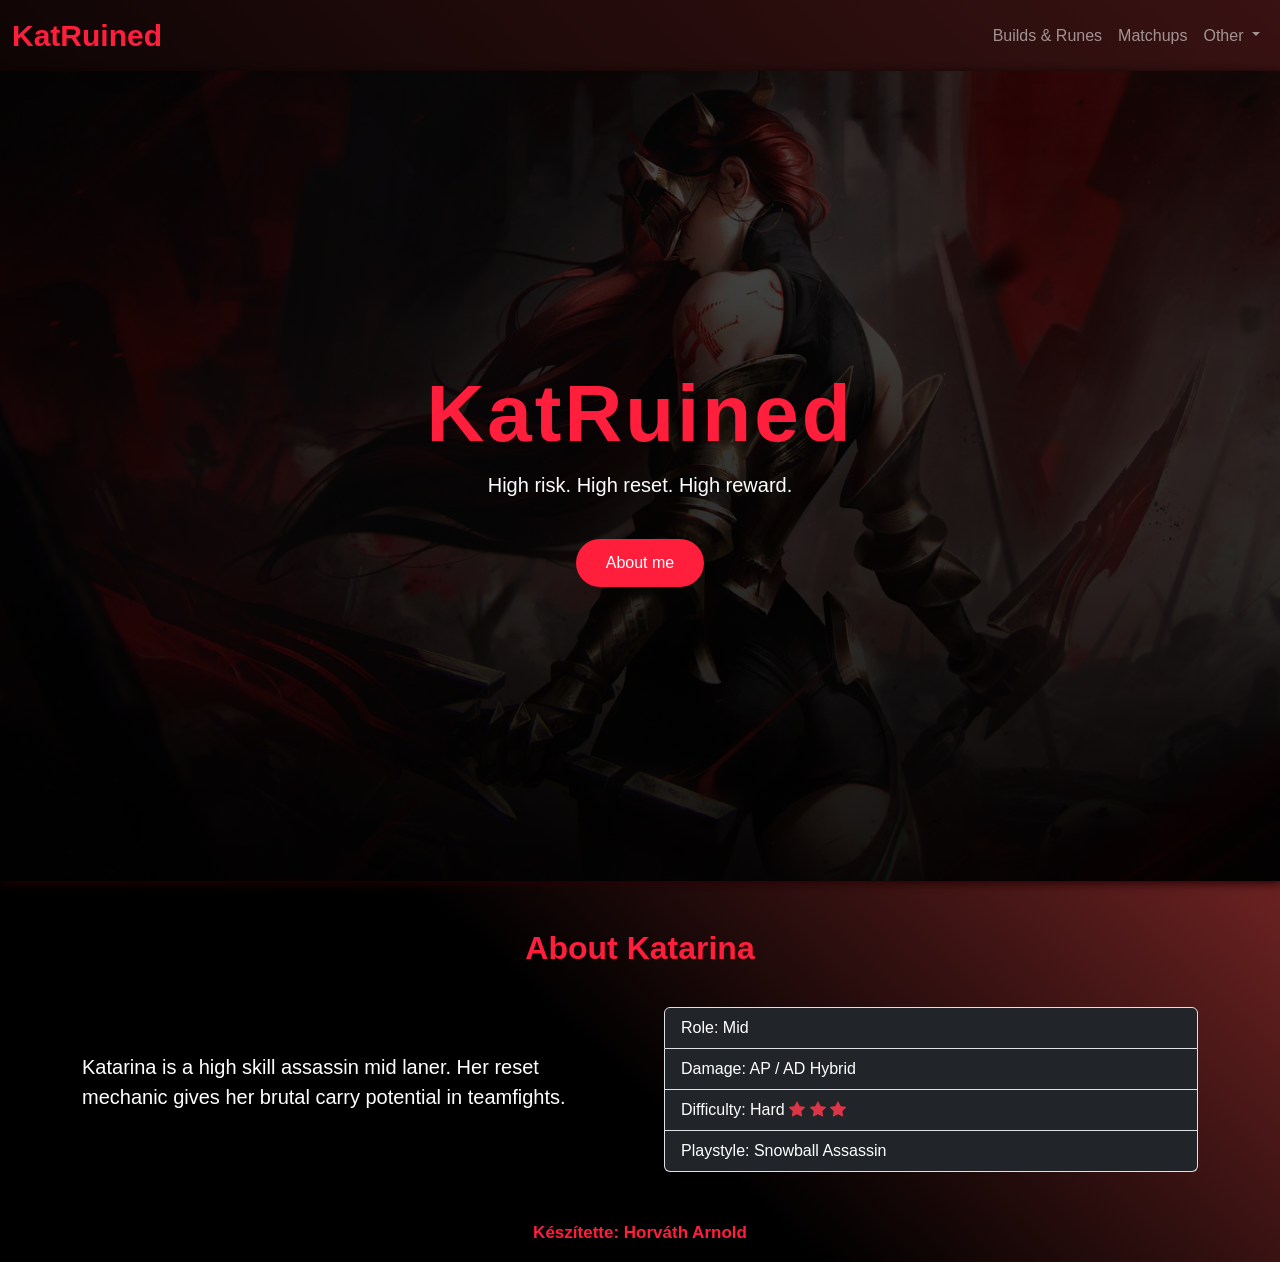
<file: index.html>
<!DOCTYPE html>
<html lang="hu">
<head>
    <meta charset="UTF-8">
    <meta name="viewport" content="width=device-width, initial-scale=1.0">
    <title>KatRuined</title>
    <link href="https://cdn.jsdelivr.net/npm/bootstrap@5.3.8/dist/css/bootstrap.min.css" rel="stylesheet" integrity="sha384-sRIl4kxILFvY47J16cr9ZwB07vP4J8+LH7qKQnuqkuIAvNWLzeN8tE5YBujZqJLB" crossorigin="anonymous">
    <script src="https://cdn.jsdelivr.net/npm/bootstrap@5.3.8/dist/js/bootstrap.bundle.min.js" integrity="sha384-FKyoEForCGlyvwx9Hj09JcYn3nv7wiPVlz7YYwJrWVcXK/BmnVDxM+D2scQbITxI" crossorigin="anonymous"></script>
    <link rel="stylesheet" href="css/index.css">
    <link href="https://cdn.jsdelivr.net/npm/bootstrap-icons@1.11.3/font/bootstrap-icons.css" rel="stylesheet">
</head>
<body>

    <nav class="navbar navbar-expand-lg navbar-dark" style="background: rgba(0, 0, 0, 0.747);">
    <div class="container-fluid">
    <a class="navbar-brand" href="index.html" style="color: #ff1e3c; font-weight: bold; font-size: 30px;">KatRuined</a>
    <button class="navbar-toggler" type="button" data-bs-toggle="collapse" data-bs-target="#navbarSupportedContent" aria-controls="navbarSupportedContent" aria-expanded="false" aria-label="Toggle navigation">
      <span class="navbar-toggler-icon"></span>
    </button>
    <div class="collapse navbar-collapse" id="navbarSupportedContent">
      <ul class="navbar-nav ms-auto">
        <li class="nav-item">
          <a class="nav-link" href="builds_and_runes.html">Builds & Runes</a>
        </li>
        <li class="nav-item">
          <a class="nav-link" href="matchups.html">Matchups</a>
        </li>
        <li class="nav-item dropdown">
          <a class="nav-link dropdown-toggle" href="#" role="button" data-bs-toggle="dropdown" aria-expanded="false">
            Other
          </a>
           <ul class="dropdown-menu" style="background-color: rgba(46, 0, 0, 0.329);">
            <li><a class="dropdown-item" href="story.html" style="color: white;">Story</a></li>
            <li><a class="dropdown-item" href="skins.html" style="color: white;">Skins</a></li>
          </ul>
        </li>
        
    </div>
    </div>
    </nav>

    <section class="hero">
    <div class="container">
        <h1 class="display-1 fw-bold">KatRuined</h1>
        <p class="lead mb-4">
            High risk. High reset. High reward.
        </p>
        <a href="me.html" class="deeplol">About me</a>
    </div>
    </section>

    <section class="container py-5 fade-in">
    <h2 class="section-title text-center">About Katarina</h2>

    <div class="row g-5 align-items-center">
        <div class="col-md-6">
            <p class="lead">
                Katarina is a high skill assassin mid laner.
                Her reset mechanic gives her brutal carry potential in teamfights.
            </p>
        </div>

        <div class="col-md-6">
            <ul class="list-group list-group-dark">
                <li class="list-group-item bg-dark text-white">
                    Role: Mid
                </li>
                <li class="list-group-item bg-dark text-white">
                    Damage: AP / AD Hybrid
                </li>
                <li class="list-group-item bg-dark text-white">
                    Difficulty: Hard
                    <i class="bi bi-star-fill text-danger"></i>
                    <i class="bi bi-star-fill text-danger"></i>
                    <i class="bi bi-star-fill text-danger"></i>
                </li>
                <li class="list-group-item bg-dark text-white">
                    Playstyle: Snowball Assassin
                </li>
            </ul>
        </div>
    </div>
</section>

    <footer>
        <p>
            Készítette: Horváth Arnold
        </p>
    </footer>
</body>
</html>
</file>
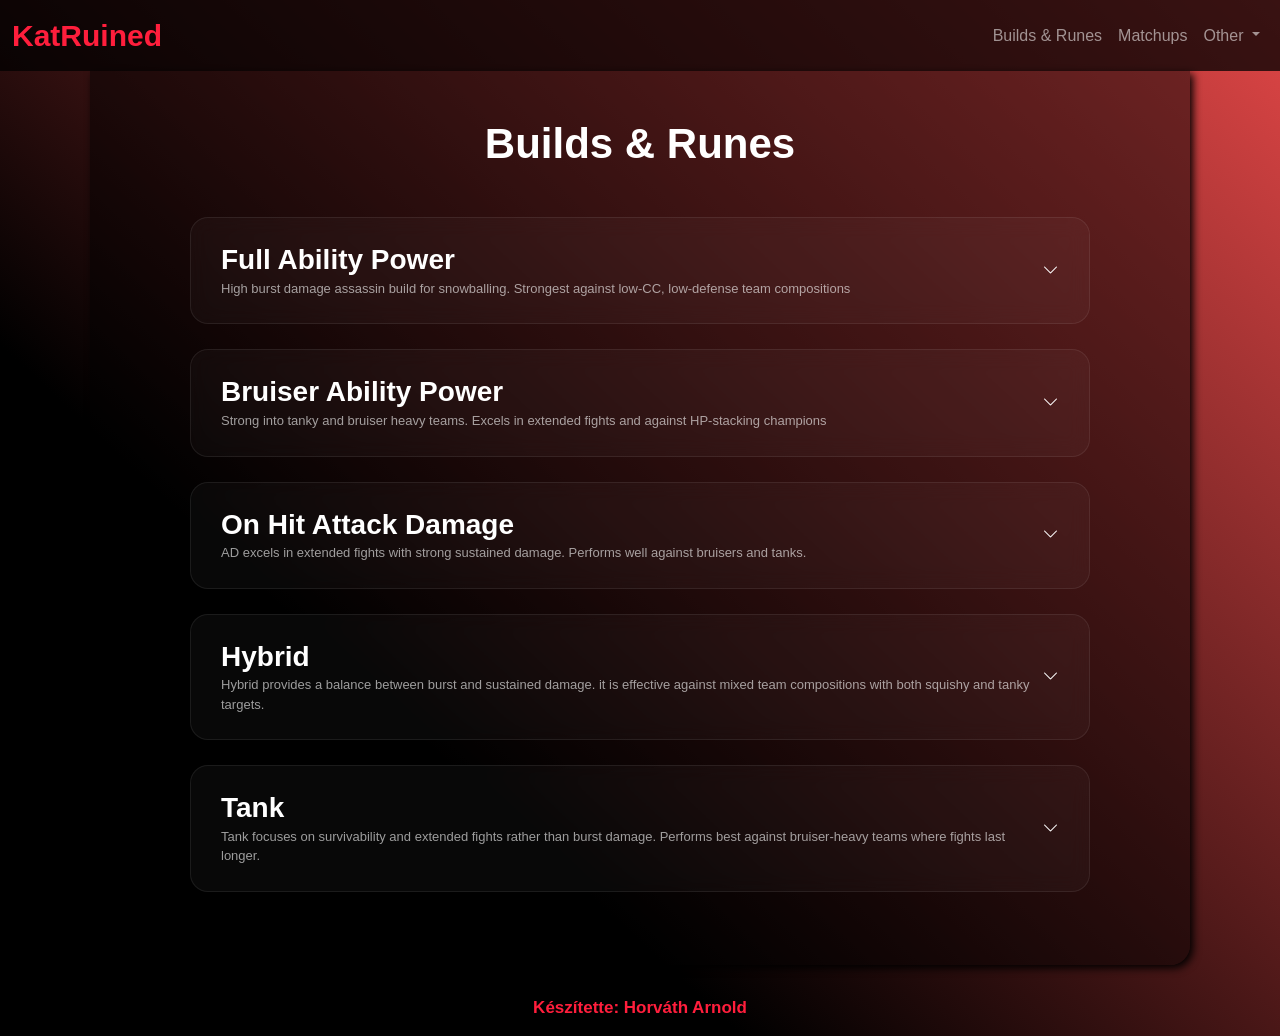
<file: builds and runes.html>
<!DOCTYPE html>
<html lang="hu">
<head>
    <meta charset="UTF-8">
    <meta name="viewport" content="width=device-width, initial-scale=1.0">
    <title>KatRuined - Builds & Runes</title>
    <link href="https://cdn.jsdelivr.net/npm/bootstrap@5.3.8/dist/css/bootstrap.min.css" rel="stylesheet" integrity="sha384-sRIl4kxILFvY47J16cr9ZwB07vP4J8+LH7qKQnuqkuIAvNWLzeN8tE5YBujZqJLB" crossorigin="anonymous">
    <script src="https://cdn.jsdelivr.net/npm/bootstrap@5.3.8/dist/js/bootstrap.bundle.min.js" integrity="sha384-FKyoEForCGlyvwx9Hj09JcYn3nv7wiPVlz7YYwJrWVcXK/BmnVDxM+D2scQbITxI" crossorigin="anonymous"></script>
    <link rel="stylesheet" href="css/builds_and_runes.css">
    <link href="https://cdn.jsdelivr.net/npm/bootstrap-icons@1.11.3/font/bootstrap-icons.css" rel="stylesheet">
</head>
<body>


    <nav class="navbar navbar-expand-lg navbar-dark" style="background: rgba(0, 0, 0, 0.747);">
    <div class="container-fluid">
    <a class="navbar-brand" href="index.html" style="color: #ff1e3c; font-weight: bold; font-size: 30px;">KatRuined</a>
    <button class="navbar-toggler" type="button" data-bs-toggle="collapse" data-bs-target="#navbarSupportedContent" aria-controls="navbarSupportedContent" aria-expanded="false" aria-label="Toggle navigation">
      <span class="navbar-toggler-icon"></span>
    </button>
    <div class="collapse navbar-collapse" id="navbarSupportedContent">
      <ul class="navbar-nav ms-auto">
        <li class="nav-item">
          <a class="nav-link" href="builds and runes.html">Builds & Runes</a>
        </li>
        <li class="nav-item">
          <a class="nav-link" href="matchups.html">Matchups</a>
        </li>
        <li class="nav-item dropdown">
          <a class="nav-link dropdown-toggle" href="#" role="button" data-bs-toggle="dropdown" aria-expanded="false">
            Other
          </a>
           <ul class="dropdown-menu" style="background-color: rgba(46, 0, 0, 0.329);">
            <li><a class="dropdown-item" href="story.html" style="color: white;">Story</a></li>
            <li><a class="dropdown-item" href="skins.html" style="color: white;">Skins</a></li>
          </ul>
        </li>
        
    </div>
    </div>
    </nav>


<div class="container py-5">

    <h2 class="section-title text-center mb-5">Builds & Runes</h2>
    

    <div class="build-wrapper">

        <div class="build-card" onclick="toggleBuild(this)">
            <div class="build-header">
                <div>
                    <h3>Full Ability Power</h3>
                    <p class="build-subtext">High burst damage assassin build for snowballing. Strongest against low-CC, low-defense team compositions</p>
                </div>
                <i class="bi bi-chevron-down"></i>
            </div>

            <div class="build-details">

                <div class="build-section">
                    <h4>Runes</h4>
                    <div class="icon-row">
                        <img src="img/Runes/DOMINATION.webp" data-bs-toggle="tooltip" data-bs-title="Domination">
                        <img src="img/Runes/electro.webp" style="width: 80px;" data-bs-toggle="tooltip" data-bs-title="Electrocute">
                        <img src="img/Runes/sudden impact.webp" data-bs-toggle="tooltip" data-bs-title="Sudden Impact">
                        <img src="img/Runes/mementos.webp" data-bs-toggle="tooltip" data-bs-title="Grisly Mementos">
                        <img src="img/Runes/RelentlessHunter.webp" data-bs-toggle="tooltip" data-bs-title="Relentless Hunter">
                    </div>
                </div>
                <div class="build-section">
                    <div class="icon-row">
                        <img src="img/Runes/precision.webp" data-bs-toggle="tooltip" data-bs-title="Precision">
                        <img src="img/Runes/triupmh.webp" style="width: 40px; margin: 20px;" data-bs-toggle="tooltip" data-bs-title="Triumph">
                        <img src="img/Runes/grace.webp" style="width: 40px; margin: 20px;" data-bs-toggle="tooltip" data-bs-title="Coup de Grace">
                        <img src="img/Runes/adaptive-force.webp" style="width: 25px; margin-left: 25px;" data-bs-toggle="tooltip" data-bs-title="Adaptive Force">
                        <img src="img/Runes/adaptive-force.webp" style="width: 25px;" data-bs-toggle="tooltip" data-bs-title="Adaptive Force">
                        <img src="img/Runes/health-scaling.webp" style="width: 25px;" data-bs-toggle="tooltip" data-bs-title="Health Scaling">
                    </div>
                </div>

                <div class="build-section">
                    <h4>Spells</h4>
                    <div class="icon-row">
                        <img src="img/spells/SummonerFlash.webp" data-bs-toggle="tooltip" data-bs-title="Flash">
                        <img src="img/spells/SummonerIgnite.webp" data-bs-toggle="tooltip" data-bs-title="Ignite">
                    </div>
                </div>

                <div class="build-section">
                    <h4>Starter Items</h4>
                    <div class="icon-row">
                        <img src="img/starter items/dark seal.webp" data-bs-toggle="tooltip" data-bs-title="Dark Seal">
                        <img src="img/starter items/potion.webp" data-bs-toggle="tooltip" data-bs-title="Refillable Potion">
                        <img src="img/starter items/ward.webp" data-bs-toggle="tooltip" data-bs-title="Stealth Ward">
                    </div>
                </div>

                <div class="build-section">
                    <h4>Core Items</h4>
                    <div class="icon-row">
                        <img src="img/items/lich bane.webp" data-bs-toggle="tooltip" data-bs-title="Lich Bane">
                        <img src="img/items/sorcerer shoes.webp" data-bs-toggle="tooltip" data-bs-title="Sorcerer Shoes">
                        <img src="img/items/shadowflame.webp" data-bs-toggle="tooltip" data-bs-title="Shadowflame">
                    </div>
                </div>

                <div class="build-section">
                    <h4>Full Build</h4>
                    <div class="icon-row">
                        <img src="img/items/lich bane.webp" style="opacity: 0.5;" data-bs-toggle="tooltip" data-bs-title="Lich Bane">
                        <img src="img/items/sorcerer shoes.webp" style="opacity: 0.5;"  data-bs-toggle="tooltip" data-bs-title="Sorcerer Shoes">
                        <img src="img/items/shadowflame.webp" style="opacity: 0.5;" data-bs-toggle="tooltip" data-bs-title="Shadowflame">
                        <img src="img/items/mejais.webp" data-bs-toggle="tooltip" data-bs-title="Mejai's Soulstealer">
                        <img src="img/items/rabadon.webp" data-bs-toggle="tooltip" data-bs-title="Rabadon's Deathcap">
                        <img src="img/items/zhonya.webp" data-bs-toggle="tooltip" data-bs-title="Zhonya's Hourglass">
                    </div>
                </div>

            </div>
        </div>

        <div class="build-card" onclick="toggleBuild(this)">
            <div class="build-header">
                <div>
                    <h3>Bruiser Ability Power</h3>
                    <p class="build-subtext">Strong into tanky and bruiser heavy teams. Excels in extended fights and against HP-stacking champions</p>
                </div>
                <i class="bi bi-chevron-down"></i>
            </div>

            <div class="build-details">

                <div class="build-section">
                    <h4>Runes</h4>
                    <div class="icon-row">
                        <img src="img/Runes/precision.webp"  data-bs-toggle="tooltip" data-bs-title="Precision">
                        <img src="img/Runes/Conqueror.webp" style="width: 80px;"  data-bs-toggle="tooltip" data-bs-title="Conqueror">
                        <img src="img/Runes/triupmh.webp" data-bs-toggle="tooltip" data-bs-title="Triumph">
                        <img src="img/Runes/LegendAlacrity.webp"  data-bs-toggle="tooltip" data-bs-title="Legend-Alacrity">
                        <img src="img/Runes/LastStand.webp" data-bs-toggle="tooltip" data-bs-title="Last Stand">
                    </div>
                </div>

                <div class="build-section">
                    <div class="icon-row">
                        <img src="img/Runes/resolve.webp"  data-bs-toggle="tooltip" data-bs-title="Resolve">
                        <img src="img/Runes/second-wind.webp" style="width: 40px; margin: 20px;"  data-bs-toggle="tooltip" data-bs-title="Second Wind">
                        <img src="img/Runes/overgrowth.webp" style="width: 40px; margin: 20px;"  data-bs-toggle="tooltip" data-bs-title="Overgrowth">
                        <img src="img/Runes/adaptive-force.webp" style="width: 25px; margin-left: 25px;" data-bs-toggle="tooltip" data-bs-title="Adaptive Force">
                        <img src="img/Runes/adaptive-force.webp" style="width: 25px;" data-bs-toggle="tooltip" data-bs-title="Adaptive Force">
                        <img src="img/Runes/defense.webp" style="width: 30px;" data-bs-toggle="tooltip" data-bs-title="Defense">
                    </div>
                </div>

                <div class="build-section">
                    <h4>Spells</h4>
                    <div class="icon-row">
                        <img src="img/spells/SummonerFlash.webp" data-bs-toggle="tooltip" data-bs-title="Flash">
                        <img src="img/spells/SummonerTeleport.webp" data-bs-toggle="tooltip" data-bs-title="Teleport">
                    </div>
                </div>

                <div class="build-section">
                    <h4>Starter Items</h4>
                    <div class="icon-row">
                        <img src="img/starter items/dshield.webp" data-bs-toggle="tooltip" data-bs-title="Doran Shield">
                        <img src="img/starter items/red potion.webp" data-bs-toggle="tooltip" data-bs-title="Health Potion">
                        <img src="img/starter items/ward.webp" data-bs-toggle="tooltip" data-bs-title="Stealth Ward">
                    </div>
                </div>

                <div class="build-section">
                    <h4>Core Items</h4>
                    <div class="icon-row">
                        <img src="img/items/nashor.webp" data-bs-toggle="tooltip" data-bs-title="Nashor's Tooth">
                        <img src="img/items/mrshoes.webp" data-bs-toggle="tooltip" data-bs-title="Mercury's Treads">
                        <img src="img/items/gunblade.webp" data-bs-toggle="tooltip" data-bs-title="Hextech Gunblade">
                    </div>
                </div>

                <div class="build-section">
                    <h4>Full Build</h4>
                    <div class="icon-row">
                        <img src="img/items/nashor.webp" style="opacity: 0.5;" data-bs-toggle="tooltip" data-bs-title="Nashor's Tooth">
                        <img src="img/items/mrshoes.webp" style="opacity: 0.5;" data-bs-toggle="tooltip" data-bs-title="Mercury's Treads">
                        <img src="img/items/gunblade.webp" style="opacity: 0.5;" data-bs-toggle="tooltip" data-bs-title="Hextech Gunblade">
                        <img src="img/items/liandry.webp" data-bs-toggle="tooltip" data-bs-title="Liandry's Torment">
                        <img src="img/items/zhonya.webp" data-bs-toggle="tooltip" data-bs-title="Zhonya's Hourglass">
                        <img src="img/items/voidstaff.webp" data-bs-toggle="tooltip" data-bs-title="Void Staff">
                    </div>
                </div>

            </div>
        </div>

        <div class="build-card" onclick="toggleBuild(this)">
            <div class="build-header">
                <div>
                    <h3>On Hit Attack Damage</h3>
                    <p class="build-subtext">AD excels in extended fights with strong sustained damage. Performs well against bruisers and tanks.</p>
                </div>
                <i class="bi bi-chevron-down"></i>
            </div>

            <div class="build-details">

                <div class="build-section">
                    <h4>Runes</h4>
                    <div class="icon-row">
                        <img src="img/Runes/precision.webp"  data-bs-toggle="tooltip" data-bs-title="Precision">
                        <img src="img/Runes/Conqueror.webp" style="width: 80px;"  data-bs-toggle="tooltip" data-bs-title="Conqueror">
                        <img src="img/Runes/triupmh.webp" data-bs-toggle="tooltip" data-bs-title="Triumph">
                        <img src="img/Runes/LegendAlacrity.webp"  data-bs-toggle="tooltip" data-bs-title="Legend-Alacrity">
                        <img src="img/Runes/LastStand.webp" data-bs-toggle="tooltip" data-bs-title="Last Stand">
                    </div>
                </div>

                <div class="build-section">
                    <div class="icon-row">
                        <img src="img/Runes/DOMINATION.webp"  data-bs-toggle="tooltip" data-bs-title="Domination">
                        <img src="img/Runes/sudden impact.webp" style="width: 40px; margin: 20px;"  data-bs-toggle="tooltip" data-bs-title="Sudden impact">
                        <img src="img/Runes/RelentlessHunter.webp" style="width: 40px; margin: 20px;"  data-bs-toggle="tooltip" data-bs-title="Relentless Hunter">
                        <img src="img/Runes/attackspeed.webp" style="width: 25px; margin-left: 25px;" data-bs-toggle="tooltip" data-bs-title="Attack Speed">
                        <img src="img/Runes/adaptive-force.webp" style="width: 25px;" data-bs-toggle="tooltip" data-bs-title="Adaptive Force">
                        <img src="img/Runes/defense.webp" style="width: 30px;" data-bs-toggle="tooltip" data-bs-title="Defense">
                    </div>
                </div>

                <div class="build-section">
                    <h4>Spells</h4>
                    <div class="icon-row">
                        <img src="img/spells/SummonerFlash.webp" data-bs-toggle="tooltip" data-bs-title="Flash">
                        <img src="img/spells/SummonerIgnite.webp" data-bs-toggle="tooltip" data-bs-title="Teleport">
                    </div>
                </div>

                <div class="build-section">
                    <h4>Starter Items</h4>
                    <div class="icon-row">
                        <img src="img/starter items/doranblade.webp" data-bs-toggle="tooltip" data-bs-title="Doran Blade">
                        <img src="img/starter items/red potion.webp" data-bs-toggle="tooltip" data-bs-title="Health Potion">
                        <img src="img/starter items/ward.webp" data-bs-toggle="tooltip" data-bs-title="Stealth Ward">
                    </div>
                </div>

                <div class="build-section">
                    <h4>Core Items</h4>
                    <div class="icon-row">
                        <img src="img/items/krakenslayer.webp" data-bs-toggle="tooltip" data-bs-title="Kraken Slayer">
                        <img src="img/items/PlatedSteelcaps.webp" data-bs-toggle="tooltip" data-bs-title="Plated Steelcaps">
                        <img src="img/items/botrk.webp" data-bs-toggle="tooltip" data-bs-title="Blade of the Ruined King">
                    </div>
                </div>

                <div class="build-section">
                    <h4>Full Build</h4>
                    <div class="icon-row">
                        <img src="img/items/krakenslayer.webp" style="opacity: 0.5;" data-bs-toggle="tooltip" data-bs-title="Kraken Slayer">
                        <img src="img/items/PlatedSteelcaps.webp" style="opacity: 0.5;" data-bs-toggle="tooltip" data-bs-title="Plated Steelcaps">
                        <img src="img/items/botrk.webp" style="opacity: 0.5;" data-bs-toggle="tooltip" data-bs-title="Blade of the Ruined King">
                        <img src="img/items/terminus.webp" data-bs-toggle="tooltip" data-bs-title="Terminus">
                        <img src="img/items/witsend.webp" data-bs-toggle="tooltip" data-bs-title="Wit's End">
                        <img src="img/items/deathsdance.webp" data-bs-toggle="tooltip" data-bs-title="Death's Dance">
                    </div>
                </div>

            </div>
        </div>

        <div class="build-card" onclick="toggleBuild(this)">
            <div class="build-header">
                <div>
                    <h3>Hybrid</h3>
                    <p class="build-subtext">Hybrid provides a balance between burst and sustained damage. it is effective against mixed team compositions with both squishy and tanky targets.</p>
                </div>
                <i class="bi bi-chevron-down"></i>
            </div>

            <div class="build-details">

                <div class="build-section">
                    <h4>Runes</h4>
                    <div class="icon-row">
                        <img src="img/Runes/DOMINATION.webp"  data-bs-toggle="tooltip" data-bs-title="Domination">
                        <img src="img/Runes/electro.webp" style="width: 80px;"  data-bs-toggle="tooltip" data-bs-title="Electrocute">
                        <img src="img/Runes/sudden impact.webp" data-bs-toggle="tooltip" data-bs-title="Sudden Impact">
                        <img src="img/Runes/mementos.webp"  data-bs-toggle="tooltip" data-bs-title="Grisly Mementos">
                        <img src="img/Runes/RelentlessHunter.webp" data-bs-toggle="tooltip" data-bs-title="Relentless Hunter">
                    </div>
                </div>

                <div class="build-section">
                    <div class="icon-row">
                        <img src="img/Runes/resolve.webp"  data-bs-toggle="tooltip" data-bs-title="Resolve">
                        <img src="img/Runes/second-wind.webp" style="width: 40px; margin: 20px;"  data-bs-toggle="tooltip" data-bs-title="Second Wind">
                        <img src="img/Runes/overgrowth.webp" style="width: 40px; margin: 20px;"  data-bs-toggle="tooltip" data-bs-title="Overgrowth">
                        <img src="img/Runes/adaptive-force.webp" style="width: 25px; margin-left: 25px;" data-bs-toggle="tooltip" data-bs-title="Adaptive Force">
                        <img src="img/Runes/adaptive-force.webp" style="width: 25px;" data-bs-toggle="tooltip" data-bs-title="Adaptive Force">
                        <img src="img/Runes/health-scaling.webp" style="width: 30px;" data-bs-toggle="tooltip" data-bs-title="Health-Scaling">
                    </div>
                </div>

                <div class="build-section">
                    <h4>Spells</h4>
                    <div class="icon-row">
                        <img src="img/spells/SummonerFlash.webp" data-bs-toggle="tooltip" data-bs-title="Flash">
                        <img src="img/spells/SummonerIgnite.webp" data-bs-toggle="tooltip" data-bs-title="Ignite">
                    </div>
                </div>

                <div class="build-section">
                    <h4>Starter Items</h4>
                    <div class="icon-row">
                        <img src="img/starter items/dshield.webp" data-bs-toggle="tooltip" data-bs-title="Doran Shield">
                        <img src="img/starter items/red potion.webp" data-bs-toggle="tooltip" data-bs-title="Health Potion">
                        <img src="img/starter items/ward.webp" data-bs-toggle="tooltip" data-bs-title="Stealth Ward">
                    </div>
                </div>

                <div class="build-section">
                    <h4>Core Items</h4>
                    <div class="icon-row">
                        <img src="img/items/nashor.webp" data-bs-toggle="tooltip" data-bs-title="Nashor's Tooth">
                        <img src="img/items/mrshoes.webp" data-bs-toggle="tooltip" data-bs-title="Mercury's Treads">
                        <img src="img/items/gunblade.webp" data-bs-toggle="tooltip" data-bs-title="Hextech Gunblade">
                    </div>
                </div>

                <div class="build-section">
                    <h4>Full Build</h4>
                    <div class="icon-row">
                        <img src="img/items/nashor.webp" style="opacity: 0.5;" data-bs-toggle="tooltip" data-bs-title="Nashor's Tooth">
                        <img src="img/items/mrshoes.webp" style="opacity: 0.5;" data-bs-toggle="tooltip" data-bs-title="Mercury's Treads">
                        <img src="img/items/gunblade.webp" style="opacity: 0.5;" data-bs-toggle="tooltip" data-bs-title="Hextech Gunblade">
                        <img src="img/items/krakenslayer.webp" data-bs-toggle="tooltip" data-bs-title="Kraken Slayer">
                        <img src="img/items/shadowflame.webp" data-bs-toggle="tooltip" data-bs-title="Shadowflame">
                        <img src="img/items/zhonya.webp" data-bs-toggle="tooltip" data-bs-title="Zhonya's Hourglass">
                    </div>
                </div>

            </div>
        </div>

        <div class="build-card" onclick="toggleBuild(this)">
            <div class="build-header">
                <div>
                    <h3>Tank</h3>
                    <p class="build-subtext">Tank focuses on survivability and extended fights rather than burst damage. Performs best against bruiser-heavy teams where fights last longer.</p>
                </div>
                <i class="bi bi-chevron-down"></i>
            </div>

            <div class="build-details">

                <div class="build-section">
                    <h4>Runes</h4>
                    <div class="icon-row">
                        <img src="img/Runes/precision.webp"  data-bs-toggle="tooltip" data-bs-title="Precision">
                        <img src="img/Runes/Conqueror.webp" style="width: 80px;"  data-bs-toggle="tooltip" data-bs-title="Conqueror">
                        <img src="img/Runes/triupmh.webp" data-bs-toggle="tooltip" data-bs-title="Triumph">
                        <img src="img/Runes/LegendAlacrity.webp"  data-bs-toggle="tooltip" data-bs-title="Legend-Alacrity">
                        <img src="img/Runes/LastStand.webp" data-bs-toggle="tooltip" data-bs-title="Last Stand">
                    </div>
                </div>

                <div class="build-section">
                    <div class="icon-row">
                        <img src="img/Runes/resolve.webp"  data-bs-toggle="tooltip" data-bs-title="Resolve">
                        <img src="img/Runes/Conditioning.webp" style="width: 40px; margin: 20px;"  data-bs-toggle="tooltip" data-bs-title="Conditioning">
                        <img src="img/Runes/overgrowth.webp" style="width: 40px; margin: 20px;"  data-bs-toggle="tooltip" data-bs-title="Overgrowth">
                        <img src="img/Runes/attackspeed.webp" style="width: 25px; margin-left: 25px;" data-bs-toggle="tooltip" data-bs-title="Attack Speed">
                        <img src="img/Runes/movespeed.webp" style="width: 25px;" data-bs-toggle="tooltip" data-bs-title="Move Speed">
                        <img src="img/Runes/tenacityandslowresist.webp" style="width: 30px;" data-bs-toggle="tooltip" data-bs-title="Tenacity and Slow Resist">
                    </div>
                </div>

                <div class="build-section">
                    <h4>Spells</h4>
                    <div class="icon-row">
                        <img src="img/spells/SummonerFlash.webp" data-bs-toggle="tooltip" data-bs-title="Flash">
                        <img src="img/spells/SummonerTeleport.webp" data-bs-toggle="tooltip" data-bs-title="Teleport">
                    </div>
                </div>

                <div class="build-section">
                    <h4>Starter Items</h4>
                    <div class="icon-row">
                        <img src="img/starter items/dshield.webp" data-bs-toggle="tooltip" data-bs-title="Doran Shield">
                        <img src="img/starter items/red potion.webp" data-bs-toggle="tooltip" data-bs-title="Health Potion">
                        <img src="img/starter items/ward.webp" data-bs-toggle="tooltip" data-bs-title="Stealth Ward">
                    </div>
                </div>

                <div class="build-section">
                    <h4>Core Items</h4>
                    <div class="icon-row">
                        <img src="img/items/heartsteel.webp" data-bs-toggle="tooltip" data-bs-title="Heartsteel">
                        <img src="img/items/PlatedSteelcaps.webp" data-bs-toggle="tooltip" data-bs-title="Plated Steelcaps">
                        <img src="img/items/titanic.webp" data-bs-toggle="tooltip" data-bs-title="Titanic Hydra">
                    </div>
                </div>

                <div class="build-section">
                    <h4>Full Build</h4>
                    <div class="icon-row">
                        <img src="img/items/heartsteel.webp" style="opacity: 0.5;" data-bs-toggle="tooltip" data-bs-title="Heartsteel">
                        <img src="img/items/PlatedSteelcaps.webp" style="opacity: 0.5;" data-bs-toggle="tooltip" data-bs-title="Plated Steelcaps">
                        <img src="img/items/titanic.webp" style="opacity: 0.5;" data-bs-toggle="tooltip" data-bs-title="Titanic Hydra">
                        <img src="img/items/botrk.webp" data-bs-toggle="tooltip" data-bs-title="Blade of the Ruined King">
                        <img src="img/items/terminus.webp" data-bs-toggle="tooltip" data-bs-title="Terminus">
                        <img src="img/items/despair.webp" data-bs-toggle="tooltip" data-bs-title="Undending Despair">
                    </div>
                </div>

            </div>
        </div>
    </div>
</div>

<footer>
        <p>
            Készítette: Horváth Arnold
        </p>
</footer>

<script>
    function toggleBuild(card) {

    const allDetails = document.querySelectorAll(".build-details");
    const allIcons = document.querySelectorAll(".build-header i");

    allDetails.forEach(d => {
        if (d !== card.querySelector(".build-details")) {
            d.classList.remove("active");
        }
    });

    allIcons.forEach(i => {
        if (i !== card.querySelector("i")) {
            i.classList.remove("rotate");
        }
    });

    const details = card.querySelector(".build-details");
    const icon = card.querySelector("i");

    details.classList.toggle("active");
    icon.classList.toggle("rotate");
}

const tooltipTriggerList = document.querySelectorAll('[data-bs-toggle="tooltip"]');

    tooltipTriggerList.forEach(function (el) {

        el.addEventListener("click", function (e) {
            e.stopPropagation();
        });

        new bootstrap.Tooltip(el);

    });
</script>
</body>
</html>
</file>
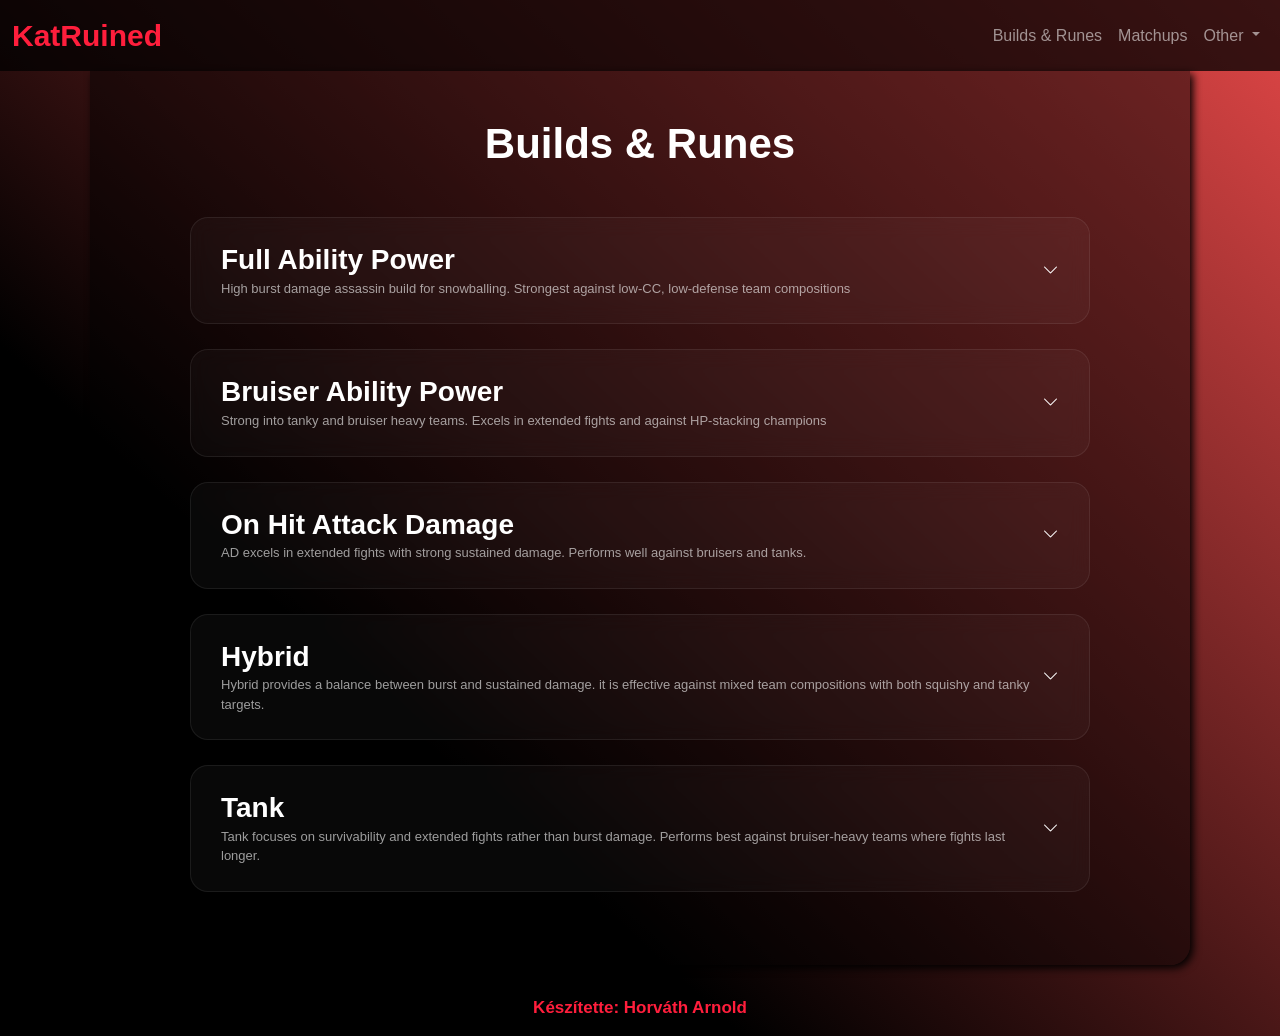
<file: builds_and_runes.html>
<!DOCTYPE html>
<html lang="hu">
<head>
    <meta charset="UTF-8">
    <meta name="viewport" content="width=device-width, initial-scale=1.0">
    <title>KatRuined - Builds & Runes</title>
    <link href="https://cdn.jsdelivr.net/npm/bootstrap@5.3.8/dist/css/bootstrap.min.css" rel="stylesheet" integrity="sha384-sRIl4kxILFvY47J16cr9ZwB07vP4J8+LH7qKQnuqkuIAvNWLzeN8tE5YBujZqJLB" crossorigin="anonymous">
    <script src="https://cdn.jsdelivr.net/npm/bootstrap@5.3.8/dist/js/bootstrap.bundle.min.js" integrity="sha384-FKyoEForCGlyvwx9Hj09JcYn3nv7wiPVlz7YYwJrWVcXK/BmnVDxM+D2scQbITxI" crossorigin="anonymous"></script>
    <link rel="stylesheet" href="css/builds_and_runes.css">
    <link href="https://cdn.jsdelivr.net/npm/bootstrap-icons@1.11.3/font/bootstrap-icons.css" rel="stylesheet">
</head>
<body>

    <nav class="navbar navbar-expand-lg navbar-dark" style="background: rgba(0, 0, 0, 0.747);">
    <div class="container-fluid">
    <a class="navbar-brand" href="index.html" style="color: #ff1e3c; font-weight: bold; font-size: 30px;">KatRuined</a>
    <button class="navbar-toggler" type="button" data-bs-toggle="collapse" data-bs-target="#navbarSupportedContent" aria-controls="navbarSupportedContent" aria-expanded="false" aria-label="Toggle navigation">
      <span class="navbar-toggler-icon"></span>
    </button>
    <div class="collapse navbar-collapse" id="navbarSupportedContent">
      <ul class="navbar-nav ms-auto">
        <li class="nav-item">
          <a class="nav-link" href="builds_and_runes.html">Builds & Runes</a>
        </li>
        <li class="nav-item">
          <a class="nav-link" href="matchups.html">Matchups</a>
        </li>
        <li class="nav-item dropdown">
          <a class="nav-link dropdown-toggle" href="#" role="button" data-bs-toggle="dropdown" aria-expanded="false">
            Other
          </a>
           <ul class="dropdown-menu" style="background-color: rgba(46, 0, 0, 0.329);">
            <li><a class="dropdown-item" href="story.html" style="color: white;">Story</a></li>
            <li><a class="dropdown-item" href="skins.html" style="color: white;">Skins</a></li>
          </ul>
        </li>
        
    </div>
    </div>
    </nav>

<div class="container py-5">

    <h2 class="section-title text-center mb-5">Builds & Runes</h2>
    

    <div class="build-wrapper">

        <div class="build-card" onclick="toggleBuild(this)">
            <div class="build-header">
                <div>
                    <h3>Full Ability Power</h3>
                    <p class="build-subtext">High burst damage assassin build for snowballing. Strongest against low-CC, low-defense team compositions</p>
                </div>
                <i class="bi bi-chevron-down"></i>
            </div>

            <div class="build-details">

                <div class="build-section">
                    <h4>Runes</h4>
                    <div class="icon-row">
                        <img src="img/Runes/DOMINATION.webp" data-bs-toggle="tooltip" data-bs-title="Domination">
                        <img src="img/Runes/electro.webp" style="width: 80px;" data-bs-toggle="tooltip" data-bs-title="Electrocute">
                        <img src="img/Runes/sudden impact.webp" data-bs-toggle="tooltip" data-bs-title="Sudden Impact">
                        <img src="img/Runes/mementos.webp" data-bs-toggle="tooltip" data-bs-title="Grisly Mementos">
                        <img src="img/Runes/RelentlessHunter.webp" data-bs-toggle="tooltip" data-bs-title="Relentless Hunter">
                    </div>
                </div>
                <div class="build-section">
                    <div class="icon-row">
                        <img src="img/Runes/precision.webp" data-bs-toggle="tooltip" data-bs-title="Precision">
                        <img src="img/Runes/triupmh.webp" style="width: 40px; margin: 20px;" data-bs-toggle="tooltip" data-bs-title="Triumph">
                        <img src="img/Runes/grace.webp" style="width: 40px; margin: 20px;" data-bs-toggle="tooltip" data-bs-title="Coup de Grace">
                        <img src="img/Runes/adaptive-force.webp" style="width: 25px; margin-left: 25px;" data-bs-toggle="tooltip" data-bs-title="Adaptive Force">
                        <img src="img/Runes/adaptive-force.webp" style="width: 25px;" data-bs-toggle="tooltip" data-bs-title="Adaptive Force">
                        <img src="img/Runes/health-scaling.webp" style="width: 25px;" data-bs-toggle="tooltip" data-bs-title="Health Scaling">
                    </div>
                </div>

                <div class="build-section">
                    <h4>Spells</h4>
                    <div class="icon-row">
                        <img src="img/spells/SummonerFlash.webp" data-bs-toggle="tooltip" data-bs-title="Flash">
                        <img src="img/spells/SummonerIgnite.webp" data-bs-toggle="tooltip" data-bs-title="Ignite">
                    </div>
                </div>

                <div class="build-section">
                    <h4>Starter Items</h4>
                    <div class="icon-row">
                        <img src="img/starter items/dark seal.webp" data-bs-toggle="tooltip" data-bs-title="Dark Seal">
                        <img src="img/starter items/potion.webp" data-bs-toggle="tooltip" data-bs-title="Refillable Potion">
                        <img src="img/starter items/ward.webp" data-bs-toggle="tooltip" data-bs-title="Stealth Ward">
                    </div>
                </div>

                <div class="build-section">
                    <h4>Core Items</h4>
                    <div class="icon-row">
                        <img src="img/items/lich bane.webp" data-bs-toggle="tooltip" data-bs-title="Lich Bane">
                        <img src="img/items/sorcerer shoes.webp" data-bs-toggle="tooltip" data-bs-title="Sorcerer Shoes">
                        <img src="img/items/shadowflame.webp" data-bs-toggle="tooltip" data-bs-title="Shadowflame">
                    </div>
                </div>

                <div class="build-section">
                    <h4>Full Build</h4>
                    <div class="icon-row">
                        <img src="img/items/lich bane.webp" style="opacity: 0.5;" data-bs-toggle="tooltip" data-bs-title="Lich Bane">
                        <img src="img/items/sorcerer shoes.webp" style="opacity: 0.5;"  data-bs-toggle="tooltip" data-bs-title="Sorcerer Shoes">
                        <img src="img/items/shadowflame.webp" style="opacity: 0.5;" data-bs-toggle="tooltip" data-bs-title="Shadowflame">
                        <img src="img/items/mejais.webp" data-bs-toggle="tooltip" data-bs-title="Mejai's Soulstealer">
                        <img src="img/items/rabadon.webp" data-bs-toggle="tooltip" data-bs-title="Rabadon's Deathcap">
                        <img src="img/items/zhonya.webp" data-bs-toggle="tooltip" data-bs-title="Zhonya's Hourglass">
                    </div>
                </div>

            </div>
        </div>

        <div class="build-card" onclick="toggleBuild(this)">
            <div class="build-header">
                <div>
                    <h3>Bruiser Ability Power</h3>
                    <p class="build-subtext">Strong into tanky and bruiser heavy teams. Excels in extended fights and against HP-stacking champions</p>
                </div>
                <i class="bi bi-chevron-down"></i>
            </div>

            <div class="build-details">

                <div class="build-section">
                    <h4>Runes</h4>
                    <div class="icon-row">
                        <img src="img/Runes/precision.webp"  data-bs-toggle="tooltip" data-bs-title="Precision">
                        <img src="img/Runes/Conqueror.webp" style="width: 80px;"  data-bs-toggle="tooltip" data-bs-title="Conqueror">
                        <img src="img/Runes/triupmh.webp" data-bs-toggle="tooltip" data-bs-title="Triumph">
                        <img src="img/Runes/LegendAlacrity.webp"  data-bs-toggle="tooltip" data-bs-title="Legend-Alacrity">
                        <img src="img/Runes/LastStand.webp" data-bs-toggle="tooltip" data-bs-title="Last Stand">
                    </div>
                </div>

                <div class="build-section">
                    <div class="icon-row">
                        <img src="img/Runes/resolve.webp"  data-bs-toggle="tooltip" data-bs-title="Resolve">
                        <img src="img/Runes/second-wind.webp" style="width: 40px; margin: 20px;"  data-bs-toggle="tooltip" data-bs-title="Second Wind">
                        <img src="img/Runes/overgrowth.webp" style="width: 40px; margin: 20px;"  data-bs-toggle="tooltip" data-bs-title="Overgrowth">
                        <img src="img/Runes/adaptive-force.webp" style="width: 25px; margin-left: 25px;" data-bs-toggle="tooltip" data-bs-title="Adaptive Force">
                        <img src="img/Runes/adaptive-force.webp" style="width: 25px;" data-bs-toggle="tooltip" data-bs-title="Adaptive Force">
                        <img src="img/Runes/defense.webp" style="width: 30px;" data-bs-toggle="tooltip" data-bs-title="Defense">
                    </div>
                </div>

                <div class="build-section">
                    <h4>Spells</h4>
                    <div class="icon-row">
                        <img src="img/spells/SummonerFlash.webp" data-bs-toggle="tooltip" data-bs-title="Flash">
                        <img src="img/spells/SummonerTeleport.webp" data-bs-toggle="tooltip" data-bs-title="Teleport">
                    </div>
                </div>

                <div class="build-section">
                    <h4>Starter Items</h4>
                    <div class="icon-row">
                        <img src="img/starter items/dshield.webp" data-bs-toggle="tooltip" data-bs-title="Doran Shield">
                        <img src="img/starter items/red potion.webp" data-bs-toggle="tooltip" data-bs-title="Health Potion">
                        <img src="img/starter items/ward.webp" data-bs-toggle="tooltip" data-bs-title="Stealth Ward">
                    </div>
                </div>

                <div class="build-section">
                    <h4>Core Items</h4>
                    <div class="icon-row">
                        <img src="img/items/nashor.webp" data-bs-toggle="tooltip" data-bs-title="Nashor's Tooth">
                        <img src="img/items/mrshoes.webp" data-bs-toggle="tooltip" data-bs-title="Mercury's Treads">
                        <img src="img/items/gunblade.webp" data-bs-toggle="tooltip" data-bs-title="Hextech Gunblade">
                    </div>
                </div>

                <div class="build-section">
                    <h4>Full Build</h4>
                    <div class="icon-row">
                        <img src="img/items/nashor.webp" style="opacity: 0.5;" data-bs-toggle="tooltip" data-bs-title="Nashor's Tooth">
                        <img src="img/items/mrshoes.webp" style="opacity: 0.5;" data-bs-toggle="tooltip" data-bs-title="Mercury's Treads">
                        <img src="img/items/gunblade.webp" style="opacity: 0.5;" data-bs-toggle="tooltip" data-bs-title="Hextech Gunblade">
                        <img src="img/items/liandry.webp" data-bs-toggle="tooltip" data-bs-title="Liandry's Torment">
                        <img src="img/items/zhonya.webp" data-bs-toggle="tooltip" data-bs-title="Zhonya's Hourglass">
                        <img src="img/items/voidstaff.webp" data-bs-toggle="tooltip" data-bs-title="Void Staff">
                    </div>
                </div>

            </div>
        </div>

        <div class="build-card" onclick="toggleBuild(this)">
            <div class="build-header">
                <div>
                    <h3>On Hit Attack Damage</h3>
                    <p class="build-subtext">AD excels in extended fights with strong sustained damage. Performs well against bruisers and tanks.</p>
                </div>
                <i class="bi bi-chevron-down"></i>
            </div>

            <div class="build-details">

                <div class="build-section">
                    <h4>Runes</h4>
                    <div class="icon-row">
                        <img src="img/Runes/precision.webp"  data-bs-toggle="tooltip" data-bs-title="Precision">
                        <img src="img/Runes/Conqueror.webp" style="width: 80px;"  data-bs-toggle="tooltip" data-bs-title="Conqueror">
                        <img src="img/Runes/triupmh.webp" data-bs-toggle="tooltip" data-bs-title="Triumph">
                        <img src="img/Runes/LegendAlacrity.webp"  data-bs-toggle="tooltip" data-bs-title="Legend-Alacrity">
                        <img src="img/Runes/LastStand.webp" data-bs-toggle="tooltip" data-bs-title="Last Stand">
                    </div>
                </div>

                <div class="build-section">
                    <div class="icon-row">
                        <img src="img/Runes/DOMINATION.webp"  data-bs-toggle="tooltip" data-bs-title="Domination">
                        <img src="img/Runes/sudden impact.webp" style="width: 40px; margin: 20px;"  data-bs-toggle="tooltip" data-bs-title="Sudden impact">
                        <img src="img/Runes/RelentlessHunter.webp" style="width: 40px; margin: 20px;"  data-bs-toggle="tooltip" data-bs-title="Relentless Hunter">
                        <img src="img/Runes/attackspeed.webp" style="width: 25px; margin-left: 25px;" data-bs-toggle="tooltip" data-bs-title="Attack Speed">
                        <img src="img/Runes/adaptive-force.webp" style="width: 25px;" data-bs-toggle="tooltip" data-bs-title="Adaptive Force">
                        <img src="img/Runes/defense.webp" style="width: 30px;" data-bs-toggle="tooltip" data-bs-title="Defense">
                    </div>
                </div>

                <div class="build-section">
                    <h4>Spells</h4>
                    <div class="icon-row">
                        <img src="img/spells/SummonerFlash.webp" data-bs-toggle="tooltip" data-bs-title="Flash">
                        <img src="img/spells/SummonerIgnite.webp" data-bs-toggle="tooltip" data-bs-title="Teleport">
                    </div>
                </div>

                <div class="build-section">
                    <h4>Starter Items</h4>
                    <div class="icon-row">
                        <img src="img/starter items/doranblade.webp" data-bs-toggle="tooltip" data-bs-title="Doran Blade">
                        <img src="img/starter items/red potion.webp" data-bs-toggle="tooltip" data-bs-title="Health Potion">
                        <img src="img/starter items/ward.webp" data-bs-toggle="tooltip" data-bs-title="Stealth Ward">
                    </div>
                </div>

                <div class="build-section">
                    <h4>Core Items</h4>
                    <div class="icon-row">
                        <img src="img/items/krakenslayer.webp" data-bs-toggle="tooltip" data-bs-title="Kraken Slayer">
                        <img src="img/items/PlatedSteelcaps.webp" data-bs-toggle="tooltip" data-bs-title="Plated Steelcaps">
                        <img src="img/items/botrk.webp" data-bs-toggle="tooltip" data-bs-title="Blade of the Ruined King">
                    </div>
                </div>

                <div class="build-section">
                    <h4>Full Build</h4>
                    <div class="icon-row">
                        <img src="img/items/krakenslayer.webp" style="opacity: 0.5;" data-bs-toggle="tooltip" data-bs-title="Kraken Slayer">
                        <img src="img/items/PlatedSteelcaps.webp" style="opacity: 0.5;" data-bs-toggle="tooltip" data-bs-title="Plated Steelcaps">
                        <img src="img/items/botrk.webp" style="opacity: 0.5;" data-bs-toggle="tooltip" data-bs-title="Blade of the Ruined King">
                        <img src="img/items/terminus.webp" data-bs-toggle="tooltip" data-bs-title="Terminus">
                        <img src="img/items/witsend.webp" data-bs-toggle="tooltip" data-bs-title="Wit's End">
                        <img src="img/items/deathsdance.webp" data-bs-toggle="tooltip" data-bs-title="Death's Dance">
                    </div>
                </div>

            </div>
        </div>

        <div class="build-card" onclick="toggleBuild(this)">
            <div class="build-header">
                <div>
                    <h3>Hybrid</h3>
                    <p class="build-subtext">Hybrid provides a balance between burst and sustained damage. it is effective against mixed team compositions with both squishy and tanky targets.</p>
                </div>
                <i class="bi bi-chevron-down"></i>
            </div>

            <div class="build-details">

                <div class="build-section">
                    <h4>Runes</h4>
                    <div class="icon-row">
                        <img src="img/Runes/DOMINATION.webp"  data-bs-toggle="tooltip" data-bs-title="Domination">
                        <img src="img/Runes/electro.webp" style="width: 80px;"  data-bs-toggle="tooltip" data-bs-title="Electrocute">
                        <img src="img/Runes/sudden impact.webp" data-bs-toggle="tooltip" data-bs-title="Sudden Impact">
                        <img src="img/Runes/mementos.webp"  data-bs-toggle="tooltip" data-bs-title="Grisly Mementos">
                        <img src="img/Runes/RelentlessHunter.webp" data-bs-toggle="tooltip" data-bs-title="Relentless Hunter">
                    </div>
                </div>

                <div class="build-section">
                    <div class="icon-row">
                        <img src="img/Runes/resolve.webp"  data-bs-toggle="tooltip" data-bs-title="Resolve">
                        <img src="img/Runes/second-wind.webp" style="width: 40px; margin: 20px;"  data-bs-toggle="tooltip" data-bs-title="Second Wind">
                        <img src="img/Runes/overgrowth.webp" style="width: 40px; margin: 20px;"  data-bs-toggle="tooltip" data-bs-title="Overgrowth">
                        <img src="img/Runes/adaptive-force.webp" style="width: 25px; margin-left: 25px;" data-bs-toggle="tooltip" data-bs-title="Adaptive Force">
                        <img src="img/Runes/adaptive-force.webp" style="width: 25px;" data-bs-toggle="tooltip" data-bs-title="Adaptive Force">
                        <img src="img/Runes/health-scaling.webp" style="width: 30px;" data-bs-toggle="tooltip" data-bs-title="Health-Scaling">
                    </div>
                </div>

                <div class="build-section">
                    <h4>Spells</h4>
                    <div class="icon-row">
                        <img src="img/spells/SummonerFlash.webp" data-bs-toggle="tooltip" data-bs-title="Flash">
                        <img src="img/spells/SummonerIgnite.webp" data-bs-toggle="tooltip" data-bs-title="Ignite">
                    </div>
                </div>

                <div class="build-section">
                    <h4>Starter Items</h4>
                    <div class="icon-row">
                        <img src="img/starter items/dshield.webp" data-bs-toggle="tooltip" data-bs-title="Doran Shield">
                        <img src="img/starter items/red potion.webp" data-bs-toggle="tooltip" data-bs-title="Health Potion">
                        <img src="img/starter items/ward.webp" data-bs-toggle="tooltip" data-bs-title="Stealth Ward">
                    </div>
                </div>

                <div class="build-section">
                    <h4>Core Items</h4>
                    <div class="icon-row">
                        <img src="img/items/nashor.webp" data-bs-toggle="tooltip" data-bs-title="Nashor's Tooth">
                        <img src="img/items/mrshoes.webp" data-bs-toggle="tooltip" data-bs-title="Mercury's Treads">
                        <img src="img/items/gunblade.webp" data-bs-toggle="tooltip" data-bs-title="Hextech Gunblade">
                    </div>
                </div>

                <div class="build-section">
                    <h4>Full Build</h4>
                    <div class="icon-row">
                        <img src="img/items/nashor.webp" style="opacity: 0.5;" data-bs-toggle="tooltip" data-bs-title="Nashor's Tooth">
                        <img src="img/items/mrshoes.webp" style="opacity: 0.5;" data-bs-toggle="tooltip" data-bs-title="Mercury's Treads">
                        <img src="img/items/gunblade.webp" style="opacity: 0.5;" data-bs-toggle="tooltip" data-bs-title="Hextech Gunblade">
                        <img src="img/items/krakenslayer.webp" data-bs-toggle="tooltip" data-bs-title="Kraken Slayer">
                        <img src="img/items/shadowflame.webp" data-bs-toggle="tooltip" data-bs-title="Shadowflame">
                        <img src="img/items/zhonya.webp" data-bs-toggle="tooltip" data-bs-title="Zhonya's Hourglass">
                    </div>
                </div>

            </div>
        </div>

        <div class="build-card" onclick="toggleBuild(this)">
            <div class="build-header">
                <div>
                    <h3>Tank</h3>
                    <p class="build-subtext">Tank focuses on survivability and extended fights rather than burst damage. Performs best against bruiser-heavy teams where fights last longer.</p>
                </div>
                <i class="bi bi-chevron-down"></i>
            </div>

            <div class="build-details">

                <div class="build-section">
                    <h4>Runes</h4>
                    <div class="icon-row">
                        <img src="img/Runes/precision.webp"  data-bs-toggle="tooltip" data-bs-title="Precision">
                        <img src="img/Runes/Conqueror.webp" style="width: 80px;"  data-bs-toggle="tooltip" data-bs-title="Conqueror">
                        <img src="img/Runes/triupmh.webp" data-bs-toggle="tooltip" data-bs-title="Triumph">
                        <img src="img/Runes/LegendAlacrity.webp"  data-bs-toggle="tooltip" data-bs-title="Legend-Alacrity">
                        <img src="img/Runes/LastStand.webp" data-bs-toggle="tooltip" data-bs-title="Last Stand">
                    </div>
                </div>

                <div class="build-section">
                    <div class="icon-row">
                        <img src="img/Runes/resolve.webp"  data-bs-toggle="tooltip" data-bs-title="Resolve">
                        <img src="img/Runes/Conditioning.webp" style="width: 40px; margin: 20px;"  data-bs-toggle="tooltip" data-bs-title="Conditioning">
                        <img src="img/Runes/overgrowth.webp" style="width: 40px; margin: 20px;"  data-bs-toggle="tooltip" data-bs-title="Overgrowth">
                        <img src="img/Runes/attackspeed.webp" style="width: 25px; margin-left: 25px;" data-bs-toggle="tooltip" data-bs-title="Attack Speed">
                        <img src="img/Runes/movespeed.webp" style="width: 25px;" data-bs-toggle="tooltip" data-bs-title="Move Speed">
                        <img src="img/Runes/tenacityandslowresist.webp" style="width: 30px;" data-bs-toggle="tooltip" data-bs-title="Tenacity and Slow Resist">
                    </div>
                </div>

                <div class="build-section">
                    <h4>Spells</h4>
                    <div class="icon-row">
                        <img src="img/spells/SummonerFlash.webp" data-bs-toggle="tooltip" data-bs-title="Flash">
                        <img src="img/spells/SummonerTeleport.webp" data-bs-toggle="tooltip" data-bs-title="Teleport">
                    </div>
                </div>

                <div class="build-section">
                    <h4>Starter Items</h4>
                    <div class="icon-row">
                        <img src="img/starter items/dshield.webp" data-bs-toggle="tooltip" data-bs-title="Doran Shield">
                        <img src="img/starter items/red potion.webp" data-bs-toggle="tooltip" data-bs-title="Health Potion">
                        <img src="img/starter items/ward.webp" data-bs-toggle="tooltip" data-bs-title="Stealth Ward">
                    </div>
                </div>

                <div class="build-section">
                    <h4>Core Items</h4>
                    <div class="icon-row">
                        <img src="img/items/heartsteel.webp" data-bs-toggle="tooltip" data-bs-title="Heartsteel">
                        <img src="img/items/PlatedSteelcaps.webp" data-bs-toggle="tooltip" data-bs-title="Plated Steelcaps">
                        <img src="img/items/titanic.webp" data-bs-toggle="tooltip" data-bs-title="Titanic Hydra">
                    </div>
                </div>

                <div class="build-section">
                    <h4>Full Build</h4>
                    <div class="icon-row">
                        <img src="img/items/heartsteel.webp" style="opacity: 0.5;" data-bs-toggle="tooltip" data-bs-title="Heartsteel">
                        <img src="img/items/PlatedSteelcaps.webp" style="opacity: 0.5;" data-bs-toggle="tooltip" data-bs-title="Plated Steelcaps">
                        <img src="img/items/titanic.webp" style="opacity: 0.5;" data-bs-toggle="tooltip" data-bs-title="Titanic Hydra">
                        <img src="img/items/botrk.webp" data-bs-toggle="tooltip" data-bs-title="Blade of the Ruined King">
                        <img src="img/items/terminus.webp" data-bs-toggle="tooltip" data-bs-title="Terminus">
                        <img src="img/items/despair.webp" data-bs-toggle="tooltip" data-bs-title="Undending Despair">
                    </div>
                </div>

            </div>
        </div>
    </div>
</div>

<footer>
        <p>
            Készítette: Horváth Arnold
        </p>
</footer>

<script>
    function toggleBuild(card) {

    const allDetails = document.querySelectorAll(".build-details");
    const allIcons = document.querySelectorAll(".build-header i");

    allDetails.forEach(d => {
        if (d !== card.querySelector(".build-details")) {
            d.classList.remove("active");
        }
    });

    allIcons.forEach(i => {
        if (i !== card.querySelector("i")) {
            i.classList.remove("rotate");
        }
    });

    const details = card.querySelector(".build-details");
    const icon = card.querySelector("i");

    details.classList.toggle("active");
    icon.classList.toggle("rotate");
}

const tooltipTriggerList = document.querySelectorAll('[data-bs-toggle="tooltip"]');

    tooltipTriggerList.forEach(function (el) {

        el.addEventListener("click", function (e) {
            e.stopPropagation();
        });

        new bootstrap.Tooltip(el);

    });
</script>
</body>
</html>
</file>
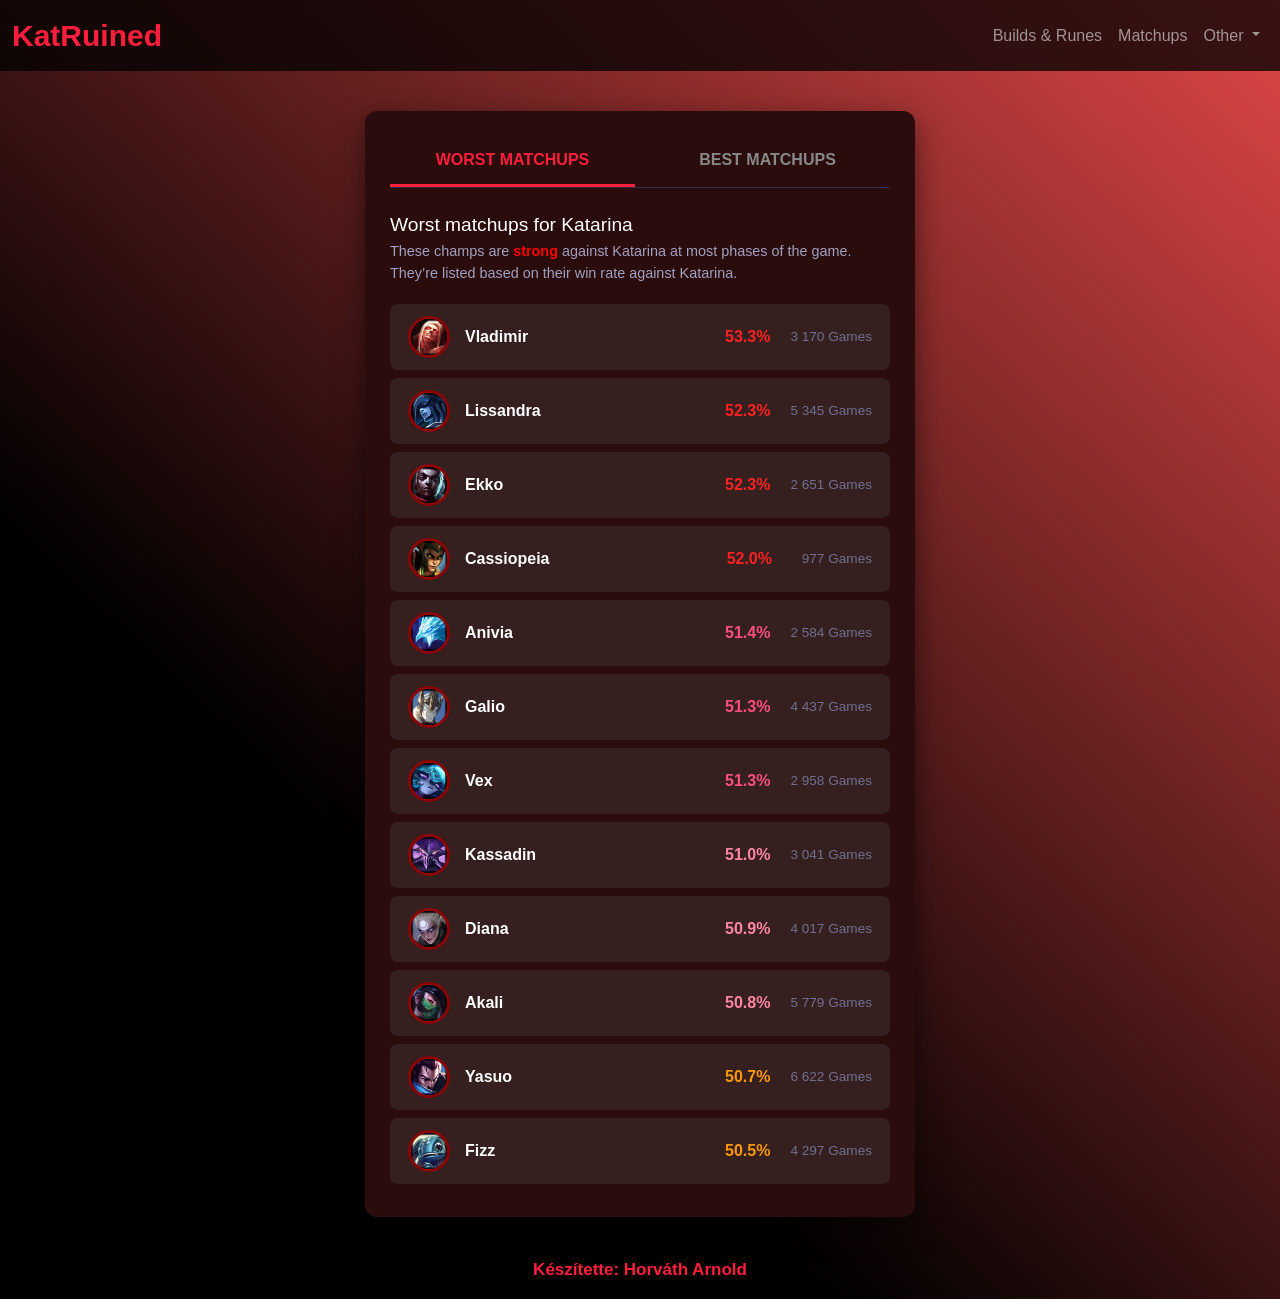
<file: matchups.html>
<!DOCTYPE html>
<html lang="hu">
<head>
    <meta charset="UTF-8">
    <meta name="viewport" content="width=device-width, initial-scale=1.0">
    <title>KatRuined - Matchups</title>
    <link href="https://cdn.jsdelivr.net/npm/bootstrap@5.3.3/dist/css/bootstrap.min.css" rel="stylesheet">
    <script src="https://cdn.jsdelivr.net/npm/bootstrap@5.3.3/dist/js/bootstrap.bundle.min.js"></script>
    <link rel="stylesheet" href="css/matchups.css">
    <link href="https://cdn.jsdelivr.net/npm/bootstrap-icons@1.11.3/font/bootstrap-icons.css" rel="stylesheet">
</head>
<body>

    <nav class="navbar navbar-expand-lg navbar-dark" style="background: rgba(0, 0, 0, 0.747);">
    <div class="container-fluid">
    <a class="navbar-brand" href="index.html" style="color: #ff1e3c; font-weight: bold; font-size: 30px;">KatRuined</a>
    <button class="navbar-toggler" type="button" data-bs-toggle="collapse" data-bs-target="#navbarSupportedContent" aria-controls="navbarSupportedContent" aria-expanded="false" aria-label="Toggle navigation">
      <span class="navbar-toggler-icon"></span>
    </button>
    <div class="collapse navbar-collapse" id="navbarSupportedContent">
      <ul class="navbar-nav ms-auto">
        <li class="nav-item">
          <a class="nav-link" href="builds_and_runes.html">Builds & Runes</a>
        </li>
        <li class="nav-item">
          <a class="nav-link" href="matchups.html">Matchups</a>
        </li>
        <li class="nav-item dropdown">
          <a class="nav-link dropdown-toggle" href="#" role="button" data-bs-toggle="dropdown" aria-expanded="false">
            Other
          </a>
           <ul class="dropdown-menu" style="background-color: rgba(46, 0, 0, 0.329);">
            <li><a class="dropdown-item" href="story.html" style="color: white;">Story</a></li>
            <li><a class="dropdown-item" href="skins.html" style="color: white;">Skins</a></li>
          </ul>
        </li>
        
    </div>
    </div>
    </nav>

    <div class="matchups-container">
        
        <div class="tab-buttons">
            <button class="tab-btn active" onclick="openTab(event, 'best')">WORST MATCHUPS</button>
            <button class="tab-btn" onclick="openTab(event, 'worst')">BEST MATCHUPS</button>
        </div>

        <div id="best" class="tab-content active">
            <h2 class="section-title">Worst matchups for Katarina</h2>
            <p class="section-desc">These champs are <span class="strong">strong</span> against Katarina at most phases of the game. They’re listed based on their win rate against Katarina.</p>
            
            <div class="matchups-row">
                <div class="champ-info">
                    <img src="img/mathups/vladimir.webp" alt="">
                    <span class="champ-name">Vladimir</span>
                </div>
                <div class="stats">
                    <span class="winrate wr-red-worst">53.3%</span>
                    <span class="matches">3 170 Games</span>
                </div>
            </div>
            <div class="matchups-row">
                <div class="champ-info">
                    <img src="img/mathups/lissandra.webp" alt="">
                    <span class="champ-name">Lissandra</span>
                </div>
                <div class="stats">
                    <span class="winrate wr-red-worst">52.3%</span>
                    <span class="matches">5 345 Games</span>
                </div>
            </div>
            <div class="matchups-row">
                <div class="champ-info">
                    <img src="img/mathups/ekko.webp" alt="">
                    <span class="champ-name">Ekko</span>
                </div>
                <div class="stats">
                    <span class="winrate wr-red-worst">52.3%</span>
                    <span class="matches">2 651 Games</span>
                </div>
            </div>
            <div class="matchups-row">
                <div class="champ-info">
                    <img src="img/mathups/cassiopeia.webp" alt="">
                    <span class="champ-name">Cassiopeia</span>
                </div>
                <div class="stats">
                    <span class="winrate wr-red-worst">52.0%</span>
                    <span class="matches">977 Games</span>
                </div>
            </div>
            <div class="matchups-row">
                <div class="champ-info">
                    <img src="img/mathups/anivia.webp" alt="">
                    <span class="champ-name">Anivia</span>
                </div>
                <div class="stats">
                    <span class="winrate wr-red-critical">51.4%</span>
                    <span class="matches">2 584 Games</span>
                </div>
            </div>
            <div class="matchups-row">
                <div class="champ-info">
                    <img src="img/mathups/galio.webp" alt="">
                    <span class="champ-name">Galio</span>
                </div>
                <div class="stats">
                    <span class="winrate wr-red-critical">51.3%</span>
                    <span class="matches">4 437 Games</span>
                </div>
            </div>
            <div class="matchups-row">
                <div class="champ-info">
                    <img src="img/mathups/vex.webp" alt="">
                    <span class="champ-name">Vex</span>
                </div>
                <div class="stats">
                    <span class="winrate wr-red-critical">51.3%</span>
                    <span class="matches">2 958 Games</span>
                </div>
            </div>
            <div class="matchups-row">
                <div class="champ-info">
                    <img src="img/mathups/kassadin.webp" alt="">
                    <span class="champ-name">Kassadin</span>
                </div>
                <div class="stats">
                    <span class="winrate wr-red-low">51.0%</span>
                    <span class="matches">3 041 Games</span>
                </div>
            </div>
            <div class="matchups-row">
                <div class="champ-info">
                    <img src="img/mathups/diana.webp" alt="">
                    <span class="champ-name">Diana</span>
                </div>
                <div class="stats">
                    <span class="winrate wr-red-low">50.9%</span>
                    <span class="matches">4 017 Games</span>
                </div>
            </div>
            <div class="matchups-row">
                <div class="champ-info">
                    <img src="img/mathups/akali.webp" alt="">
                    <span class="champ-name">akali</span>
                </div>
                <div class="stats">
                    <span class="winrate wr-red-low">50.8%</span>
                    <span class="matches">5 779 Games</span>
                </div>
            </div>
            <div class="matchups-row">
                <div class="champ-info">
                    <img src="img/mathups/yasuo.webp" alt="">
                    <span class="champ-name">Yasuo</span>
                </div>
                <div class="stats">
                    <span class="winrate wr-yellow-decent">50.7%</span>
                    <span class="matches">6 622 Games</span>
                </div>
            </div>
            <div class="matchups-row">
                <div class="champ-info">
                    <img src="img/mathups/fizz.webp" alt="">
                    <span class="champ-name">Fizz</span>
                </div>
                <div class="stats">
                    <span class="winrate wr-yellow-decent">50.5%</span>
                    <span class="matches">4 297 Games</span>
                </div>
            </div>
        </div>

        <div id="worst" class="tab-content">
            <h2 class="section-title">Best matchups for Katarina</h2>
            <p class="section-desc">These champs are <span class="weak">weak</span> against Katarina at most phases of the game. They’re listed based on their win rate against Katarina.</p>
            
            <div class="matchups-row">
                <div class="champ-info">
                    <img src="img/mathups/taliyah.webp" alt="">
                    <span class="champ-name">Taliyah</span>
                </div>
                <div class="stats">
                    <span class="winrate wr-green-high">41.3%</span>
                    <span class="matches">1 007 Games</span>
                </div>
            </div>
            <div class="matchups-row">
                <div class="champ-info">
                    <img src="img/mathups/syndra.webp" alt="">
                    <span class="champ-name">Syndra</span>
                </div>
                <div class="stats">
                    <span class="winrate wr-green-high">44.6%</span>
                    <span class="matches">2 939 Games</span>
                </div>
            </div>
            <div class="matchups-row">
                <div class="champ-info">
                    <img src="img/mathups/azir.webp" alt="">
                    <span class="champ-name">Azir</span>
                </div>
                <div class="stats">
                    <span class="winrate wr-green-high">45.1%</span>
                    <span class="matches">2 056 Games</span>
                </div>
            </div>
            <div class="matchups-row">
                <div class="champ-info">
                    <img src="img/mathups/hwei.webp" alt="">
                    <span class="champ-name">Hwei</span>
                </div>
                <div class="stats">
                    <span class="winrate wr-green-high">45.6%</span>
                    <span class="matches">2 536 Games</span>
                </div>
            </div>
            <div class="matchups-row">
                <div class="champ-info">
                    <img src="img/mathups/orianna.webp" alt="">
                    <span class="champ-name">Orianna</span>
                </div>
                <div class="stats">
                    <span class="winrate wr-green-high">45.6%</span>
                    <span class="matches">3 162 Games</span>
                </div>
            </div>
            <div class="matchups-row">
                <div class="champ-info">
                    <img src="img/mathups/aurora.webp" alt="">
                    <span class="champ-name">Aurora</span>
                </div>
                <div class="stats">
                    <span class="winrate wr-green-high">45.6%</span>
                    <span class="matches">3 076 Games</span>
                </div>
            </div>
            <div class="matchups-row">
                <div class="champ-info">
                    <img src="img/mathups/yone.webp" alt="">
                    <span class="champ-name">Yone</span>
                </div>
                <div class="stats">
                    <span class="winrate wr-green-high">45.8%</span>
                    <span class="matches">4 370 Games</span>
                </div>
            </div>
            <div class="matchups-row">
                <div class="champ-info">
                    <img src="img/mathups/xerath.webp" alt="">
                    <span class="champ-name">Xerath</span>
                </div>
                <div class="stats">
                    <span class="winrate wr-green-higher">46.8%</span>
                    <span class="matches">4 138 Games</span>
                </div>
            </div>
            <div class="matchups-row">
                <div class="champ-info">
                    <img src="img/mathups/veigar.webp" alt="">
                    <span class="champ-name">Veigar</span>
                </div>
                <div class="stats">
                    <span class="winrate wr-green-higher">47.4%</span>
                    <span class="matches">3 794 Games</span>
                </div>
            </div>
            <div class="matchups-row">
                <div class="champ-info">
                    <img src="img/mathups/talon.webp" alt="">
                    <span class="champ-name">Talon</span>
                </div>
                <div class="stats">
                    <span class="winrate wr-green-higher">48.0%</span>
                    <span class="matches">1 861 Games</span>
                </div>
            </div>
            <div class="matchups-row">
                <div class="champ-info">
                    <img src="img/mathups/velkoz.webp" alt="">
                    <span class="champ-name">Vel'Koz</span>
                </div>
                <div class="stats">
                    <span class="winrate wr-green-higher">48.2%</span>
                    <span class="matches">901 Games</span>
                </div>
            </div>
            <div class="matchups-row">
                <div class="champ-info">
                    <img src="img/mathups/pantheon.webp" alt="">
                    <span class="champ-name">Pantheon</span>
                </div>
                <div class="stats">
                    <span class="winrate wr-yellow-decent">48.4%</span>
                    <span class="matches">981 Games</span>
                </div>
            </div>
            <div class="matchups-row">
                <div class="champ-info">
                    <img src="img/mathups/zed.webp" alt="">
                    <span class="champ-name">Zed</span>
                </div>
                <div class="stats">
                    <span class="winrate wr-yellow-decent">48.5%</span>
                    <span class="matches">6 521 Games</span>
                </div>
            </div>
            <div class="matchups-row">
                <div class="champ-info">
                    <img src="img/mathups/qiyana.webp" alt="">
                    <span class="champ-name">Qiyana</span>
                </div>
                <div class="stats">
                    <span class="winrate wr-yellow-decent">48.6%</span>
                    <span class="matches">2 428 Games</span>
                </div>
            </div>
        </div>
    </div>

    <footer>
        <p>
            Készítette: Horváth Arnold
        </p>
    </footer>

    <script>
        function openTab(evt, tabName) {
            let i, tabcontent, tablinks;
            tabcontent = document.getElementsByClassName("tab-content");
            for (i = 0; i < tabcontent.length; i++) {
                tabcontent[i].classList.remove("active");
            }
            tablinks = document.getElementsByClassName("tab-btn");
            for (i = 0; i < tablinks.length; i++) {
                tablinks[i].classList.remove("active");
            }
            document.getElementById(tabName).classList.add("active");
            evt.currentTarget.classList.add("active");
        }
    </script>

</body>
</html>
</file>
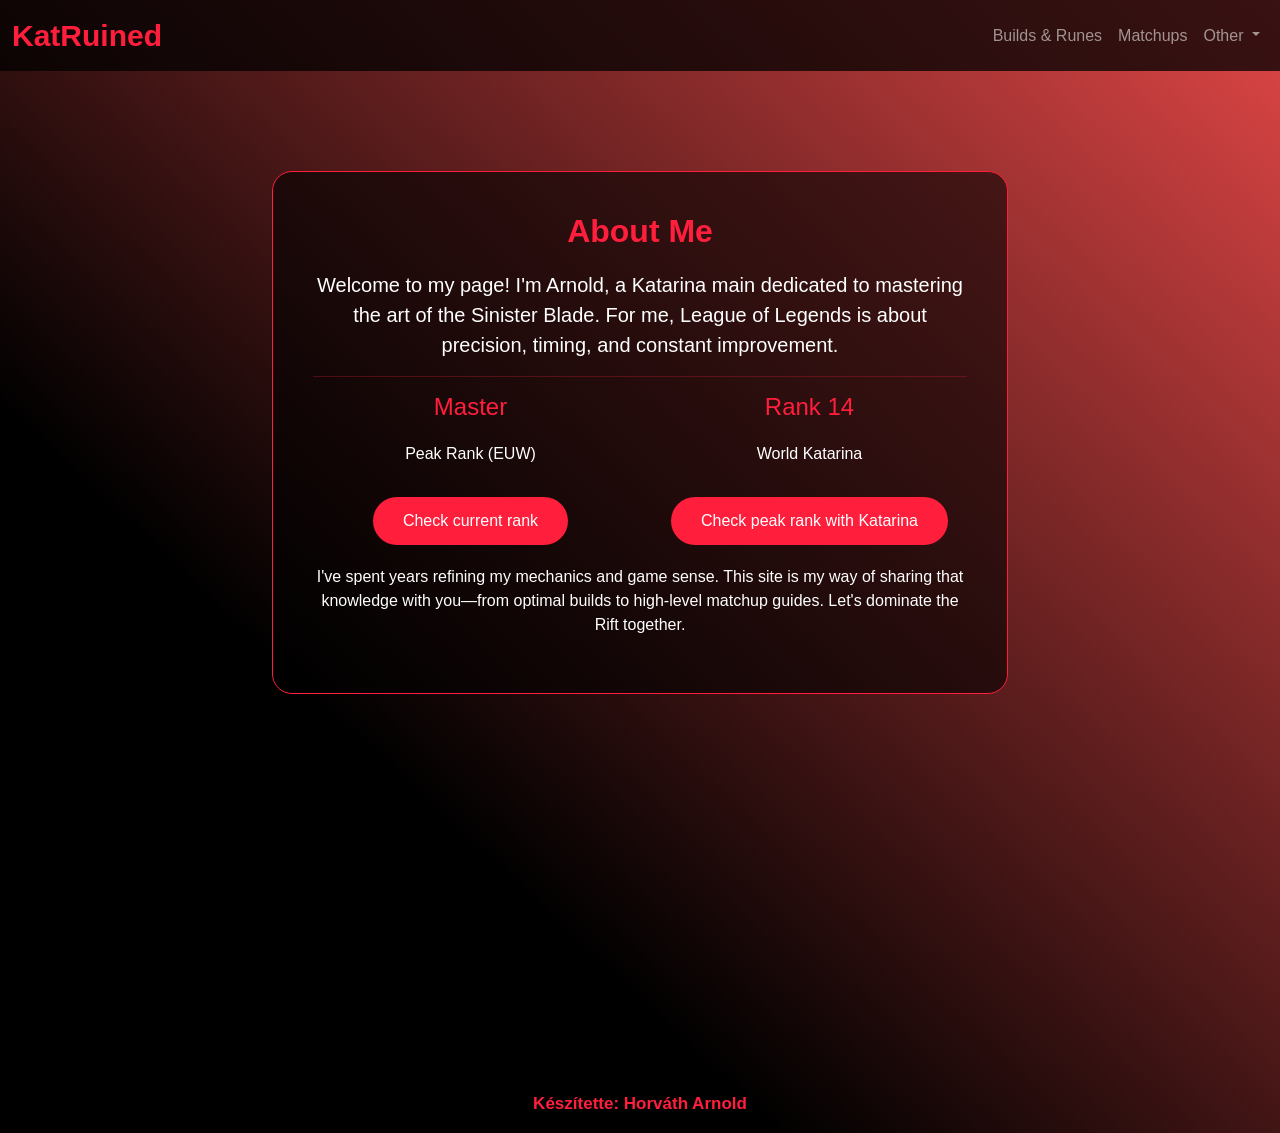
<file: me.html>
<!DOCTYPE html>
<html lang="hu">
<head>
    <meta charset="UTF-8">
    <meta name="viewport" content="width=device-width, initial-scale=1.0">
    <title>KatRuined</title>
    <link href="https://cdn.jsdelivr.net/npm/bootstrap@5.3.8/dist/css/bootstrap.min.css" rel="stylesheet" integrity="sha384-sRIl4kxILFvY47J16cr9ZwB07vP4J8+LH7qKQnuqkuIAvNWLzeN8tE5YBujZqJLB" crossorigin="anonymous">
    <script src="https://cdn.jsdelivr.net/npm/bootstrap@5.3.8/dist/js/bootstrap.bundle.min.js" integrity="sha384-FKyoEForCGlyvwx9Hj09JcYn3nv7wiPVlz7YYwJrWVcXK/BmnVDxM+D2scQbITxI" crossorigin="anonymous"></script>
    <link rel="stylesheet" href="css/me.css">
    <link href="https://cdn.jsdelivr.net/npm/bootstrap-icons@1.11.3/font/bootstrap-icons.css" rel="stylesheet">
</head>

    <nav class="navbar navbar-expand-lg navbar-dark" style="background: rgba(0, 0, 0, 0.747);">
    <div class="container-fluid">
    <a class="navbar-brand" href="index.html" style="color: #ff1e3c; font-weight: bold; font-size: 30px;">KatRuined</a>
    <button class="navbar-toggler" type="button" data-bs-toggle="collapse" data-bs-target="#navbarSupportedContent" aria-controls="navbarSupportedContent" aria-expanded="false" aria-label="Toggle navigation">
      <span class="navbar-toggler-icon"></span>
    </button>
    <div class="collapse navbar-collapse" id="navbarSupportedContent">
      <ul class="navbar-nav ms-auto">
        <li class="nav-item">
          <a class="nav-link" href="builds_and_runes.html">Builds & Runes</a>
        </li>
        <li class="nav-item">
          <a class="nav-link" href="matchups.html">Matchups</a>
        </li>
        <li class="nav-item dropdown">
          <a class="nav-link dropdown-toggle" href="#" role="button" data-bs-toggle="dropdown" aria-expanded="false">
            Other
          </a>
           <ul class="dropdown-menu" style="background-color: rgba(46, 0, 0, 0.329);">
            <li><a class="dropdown-item" href="story.html" style="color: white;">Story</a></li>
            <li><a class="dropdown-item" href="skins.html" style="color: white;">Skins</a></li>
          </ul>
        </li>
        
    </div>
    </div>
    </nav>

<div class="container">
    <div class="row">
        <div class="col-md-8">
            <div class="about-card">
                <h2 class="page-title">About Me</h2>
                <p class="lead">Welcome to my page! I'm Arnold, a Katarina main dedicated to mastering the art of the Sinister Blade. For me, League of Legends is about precision, timing, and constant improvement.</p>
                <hr>
                <div class="row">
                    <div class="col-6">
                        <h4>Master</h4>
                        <p class="text">Peak Rank (EUW)</p>
                        <a class="link" href="https://www.deeplol.gg/summoner/eun/KatRuined-kryt" target="_blank">Check current rank</a>
                    </div>  
                    <div class="col-6">
                        <h4>Rank 14</h4>
                        <p class="text">World Katarina</p>
                        <a class="link" href="rank.html" target="_blank">Check peak rank with Katarina</a>
                    </div>
                </div>
                <p>
                    I've spent years refining my mechanics and game sense. This site is my way of sharing that knowledge with you—from optimal builds to high-level matchup guides. Let's dominate the Rift together.
                </p>
            </div>
        </div>
    </div>
</div>

<footer>
        <p>
            Készítette: Horváth Arnold
        </p>
</footer>

</body>
</html>
</file>
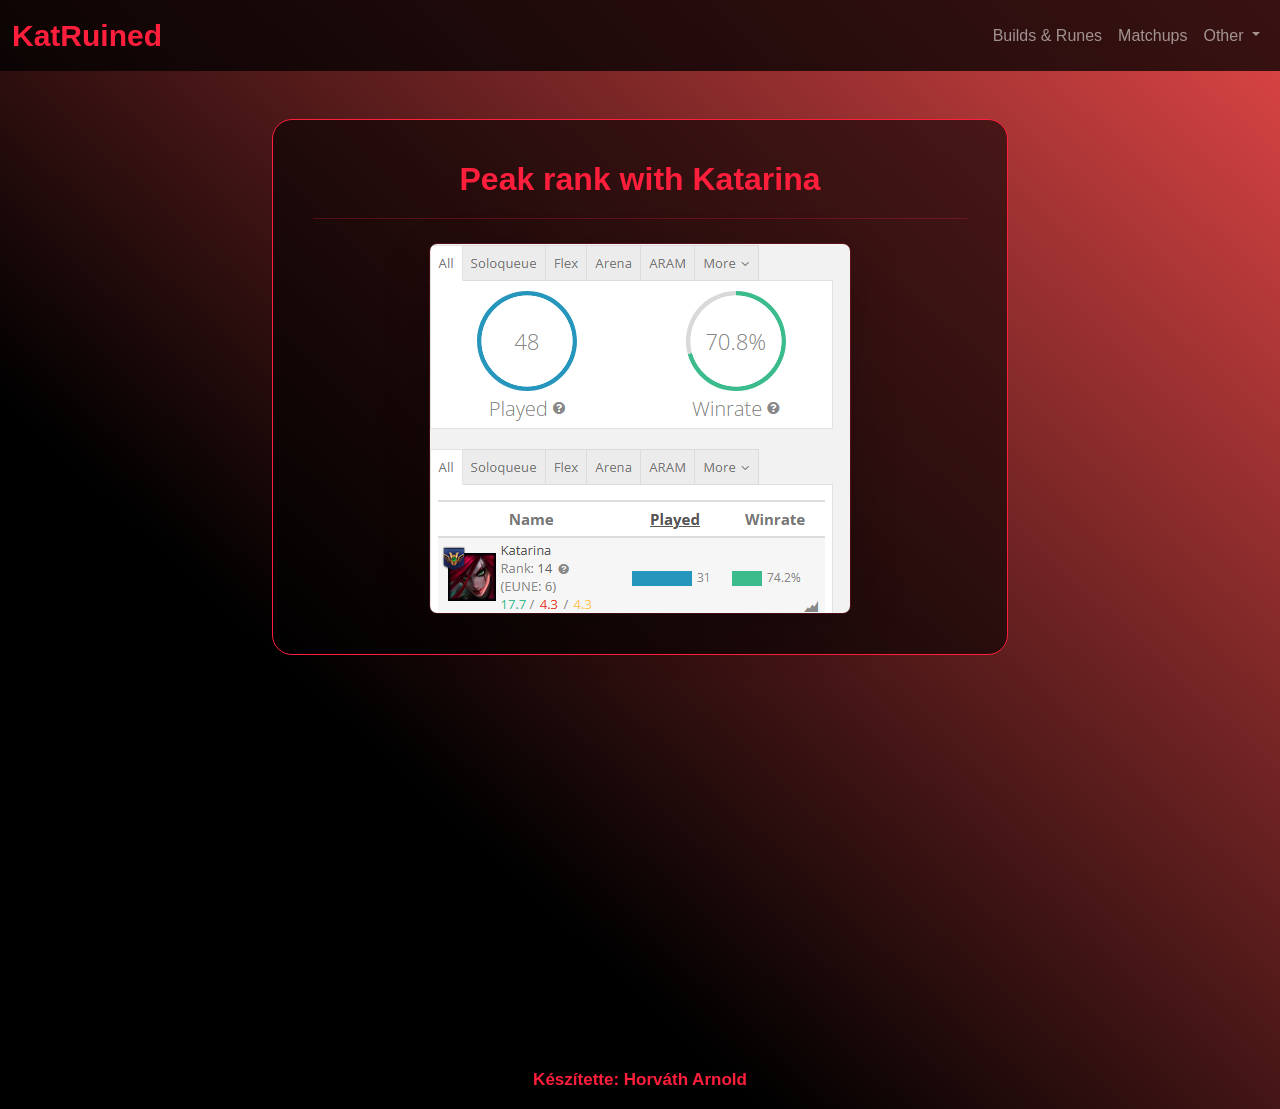
<file: rank.html>
<!DOCTYPE html>
<html lang="hu">
<head>
    <meta charset="UTF-8">
    <meta name="viewport" content="width=device-width, initial-scale=1.0">
    <title>KatRuined</title>
    <link href="https://cdn.jsdelivr.net/npm/bootstrap@5.3.8/dist/css/bootstrap.min.css" rel="stylesheet" integrity="sha384-sRIl4kxILFvY47J16cr9ZwB07vP4J8+LH7qKQnuqkuIAvNWLzeN8tE5YBujZqJLB" crossorigin="anonymous">
    <script src="https://cdn.jsdelivr.net/npm/bootstrap@5.3.8/dist/js/bootstrap.bundle.min.js" integrity="sha384-FKyoEForCGlyvwx9Hj09JcYn3nv7wiPVlz7YYwJrWVcXK/BmnVDxM+D2scQbITxI" crossorigin="anonymous"></script>
    <link rel="stylesheet" href="css/me.css">
    <link href="https://cdn.jsdelivr.net/npm/bootstrap-icons@1.11.3/font/bootstrap-icons.css" rel="stylesheet">
</head>
<body>

    <nav class="navbar navbar-expand-lg navbar-dark" style="background: rgba(0, 0, 0, 0.747);">
    <div class="container-fluid">
    <a class="navbar-brand" href="index.html" style="color: #ff1e3c; font-weight: bold; font-size: 30px;">KatRuined</a>
    <button class="navbar-toggler" type="button" data-bs-toggle="collapse" data-bs-target="#navbarSupportedContent" aria-controls="navbarSupportedContent" aria-expanded="false" aria-label="Toggle navigation">
      <span class="navbar-toggler-icon"></span>
    </button>
    <div class="collapse navbar-collapse" id="navbarSupportedContent">
      <ul class="navbar-nav ms-auto">
        <li class="nav-item">
          <a class="nav-link" href="builds_and_runes.html">Builds & Runes</a>
        </li>
        <li class="nav-item">
          <a class="nav-link" href="matchups.html">Matchups</a>
        </li>
        <li class="nav-item dropdown">
          <a class="nav-link dropdown-toggle" href="#" role="button" data-bs-toggle="dropdown" aria-expanded="false">
            Other
          </a>
           <ul class="dropdown-menu" style="background-color: rgba(46, 0, 0, 0.329);">
            <li><a class="dropdown-item" href="story.html" style="color: white;">Story</a></li>
            <li><a class="dropdown-item" href="skins.html" style="color: white;">Skins</a></li>
          </ul>
        </li>
        
    </div>
    </div>
    </nav>
    

<main class="container my-5">
        <div class="row justify-content-center">
            <div class="col-lg-8">
                <div class="about-card">
                    <h2 class="page-title">Peak rank with Katarina</h2>
                    <hr>
                    <div class="rank-container mt-4">
                        <img class="img-fluid rounded-3 shadow-lg" src="img/rank/rank.png" alt="Katarina Rank" style="border: 1px solid rgba(255, 30, 60, 0.2);">
                    </div>
                </div>
            </div>
        </div>
    </main>

<footer>
        <p>
            Készítette: Horváth Arnold
        </p>
    </footer>
</body>
</html>
</file>
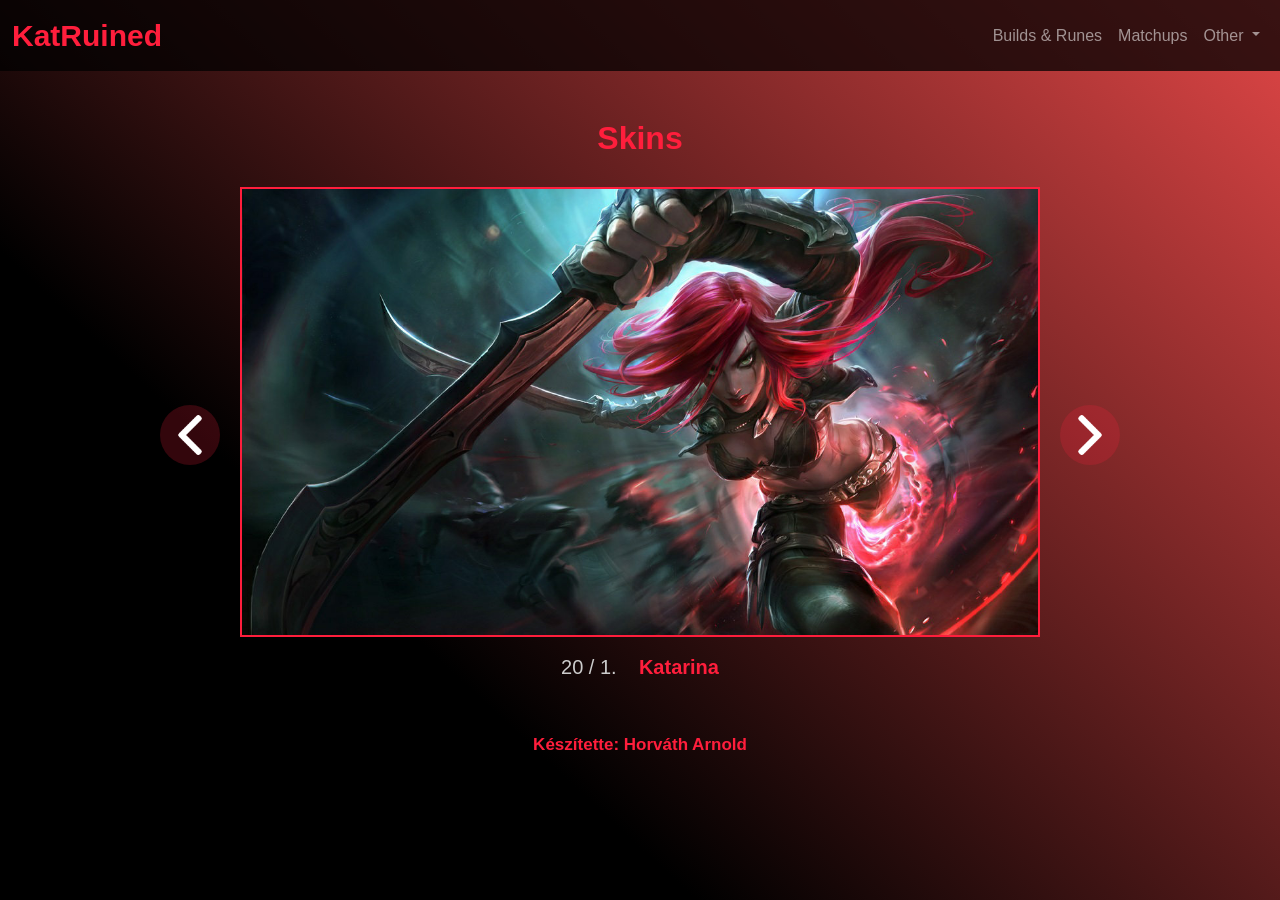
<file: skins.html>
<!DOCTYPE html>
<html lang="hu">
<head>
    <meta charset="UTF-8">
    <meta name="viewport" content="width=device-width, initial-scale=1.0">
    <title>KatRuined - Skins</title>
    <link href="https://cdn.jsdelivr.net/npm/bootstrap@5.3.3/dist/css/bootstrap.min.css" rel="stylesheet">
    <script src="https://cdn.jsdelivr.net/npm/bootstrap@5.3.3/dist/js/bootstrap.bundle.min.js"></script>
    <script src="https://ajax.googleapis.com/ajax/libs/jquery/3.7.1/jquery.min.js"></script>
    <link rel="stylesheet" href="css/skins.css">
    <link href="https://cdn.jsdelivr.net/npm/bootstrap-icons@1.11.3/font/bootstrap-icons.css" rel="stylesheet">
</head>
<body>

    <nav class="navbar navbar-expand-lg navbar-dark" style="background: rgba(0, 0, 0, 0.747);">
    <div class="container-fluid">
    <a class="navbar-brand" href="index.html" style="color: #ff1e3c; font-weight: bold; font-size: 30px;">KatRuined</a>
    <button class="navbar-toggler" type="button" data-bs-toggle="collapse" data-bs-target="#navbarSupportedContent" aria-controls="navbarSupportedContent" aria-expanded="false" aria-label="Toggle navigation">
      <span class="navbar-toggler-icon"></span>
    </button>
    <div class="collapse navbar-collapse" id="navbarSupportedContent">
      <ul class="navbar-nav ms-auto">
        <li class="nav-item">
          <a class="nav-link" href="builds_and_runes.html">Builds & Runes</a>
        </li>
        <li class="nav-item">
          <a class="nav-link" href="matchups.html">Matchups</a>
        </li>
        <li class="nav-item dropdown">
          <a class="nav-link dropdown-toggle" href="#" role="button" data-bs-toggle="dropdown" aria-expanded="false">
            Other
          </a>
           <ul class="dropdown-menu" style="background-color: rgba(46, 0, 0, 0.329);">
            <li><a class="dropdown-item" href="story.html" style="color: white;">Story</a></li>
            <li><a class="dropdown-item" href="skins.html" style="color: white;">Skins</a></li>
          </ul>
        </li>
        
    </div>
    </div>
    </nav>
    
    <div class="container mt-5">
        <h2 class="skins_title text-center">Skins</h2>
        
        <div class="galeria-haz">
            <div id="nyil"><img src="img/skins/left-arrow.png" alt="Bal"></div>

            <div class="nagy">
                <div class="nagykep">
                    <img src="img/skins/default.webp" alt="Katarina">
                    <img src="img/skins/mercenary.webp" alt="Mercenary Katarina">
                    <img src="img/skins/redcard.webp" alt="Red Card Katarina">
                    <img src="img/skins/bilgewater.webp" alt="Bilgewater Katarina">
                    <img src="img/skins/kittycat.webp" alt="Kitty Cat Katarina">
                    <img src="img/skins/highcommand.webp" alt="High Command Katarina">
                    <img src="img/skins/sandstorm.webp" alt="Sandstorm Katarina">
                    <img src="img/skins/slaybelle.webp" alt="Slay Belle Katarina">
                    <img src="img/skins/warringkingdoms.webp" alt="Warring Kingdoms Katarina">
                    <img src="img/skins/project.webp" alt="Project Katarina">
                    <img src="img/skins/deathsworn.webp" alt="Death Sworn Katarina">
                    <img src="img/skins/battleacademia.webp" alt="Battle Academia Katarina">
                    <img src="img/skins/bloodmoon.webp" alt="Blood Moon Katarina">
                    <img src="img/skins/battlequeen.webp" alt="Battle Queen Katarina">
                    <img src="img/skins/highnoon.webp" alt="High Noon Katarina">
                    <img src="img/skins/faeriecourt.webp" alt="Faerie Court Katarina">
                    <img src="img/skins/pfaeriecourt.webp" alt="Prestige Faerie Court Katarina">
                    <img src="img/skins/chosenofthewolf.webp" alt="Chosen of the Wolf Katarina">
                    <img src="img/skins/pmasqueoftheblackrose.webp" alt="Prestige Masque of the Black Rose Katarina">
                    <img src="img/skins/petalsofspring.webp" alt="Petals of Spring Katarina">
                </div>

                <div class="kepalairas">
                    <div id="all_number"></div>
                    <div class="per">&nbsp;/&nbsp;</div>
                    <div id="active_number"></div>
                    <div class="pont">.&nbsp;&nbsp;&nbsp;&nbsp;</div>
                    <div id="active_image_name"></div>
                </div>
            </div>

            <div id="nyil2"><img src="img/skins/right-arrow.png" alt="Jobb"></div>
        </div>
    </div>

    <footer>
        <p>Készítette: Horváth Arnold</p>
    </footer>

    <script>
        $(document).ready(function () {
            let first_image = $(".nagykep img:first-child");

            $(".nagykep img").css("opacity", "0");
            first_image.addClass("active").css("opacity", "1");

            $("#all_number").text($(".nagykep img").length);
            $("#active_number").text(1);
            $("#active_image_name").text(first_image.attr("alt"));

            $("#nyil2").click(function () {
                let active_image = $(".nagykep img.active");
                let next_image = active_image.next();

                if (next_image.length > 0) {
                    active_image.removeClass("active").animate({ "opacity": "0" }, 500);
                    next_image.addClass("active").animate({ "opacity": "1" }, 500);

                    $("#active_number").text($(".nagykep img").index(next_image) + 1);
                    $("#active_image_name").text(next_image.attr("alt"));
                }
            });

            $("#nyil").click(function () {
                let active_image = $(".nagykep img.active");
                let prev_image = active_image.prev();

                if (prev_image.length > 0) {
                    active_image.removeClass("active").animate({ "opacity": "0" }, 500);
                    prev_image.addClass("active").animate({ "opacity": "1" }, 500);

                    $("#active_number").text($(".nagykep img").index(prev_image) + 1);
                    $("#active_image_name").text(prev_image.attr("alt"));
                }
            });
        });
    </script>
</body>
</html>
</file>
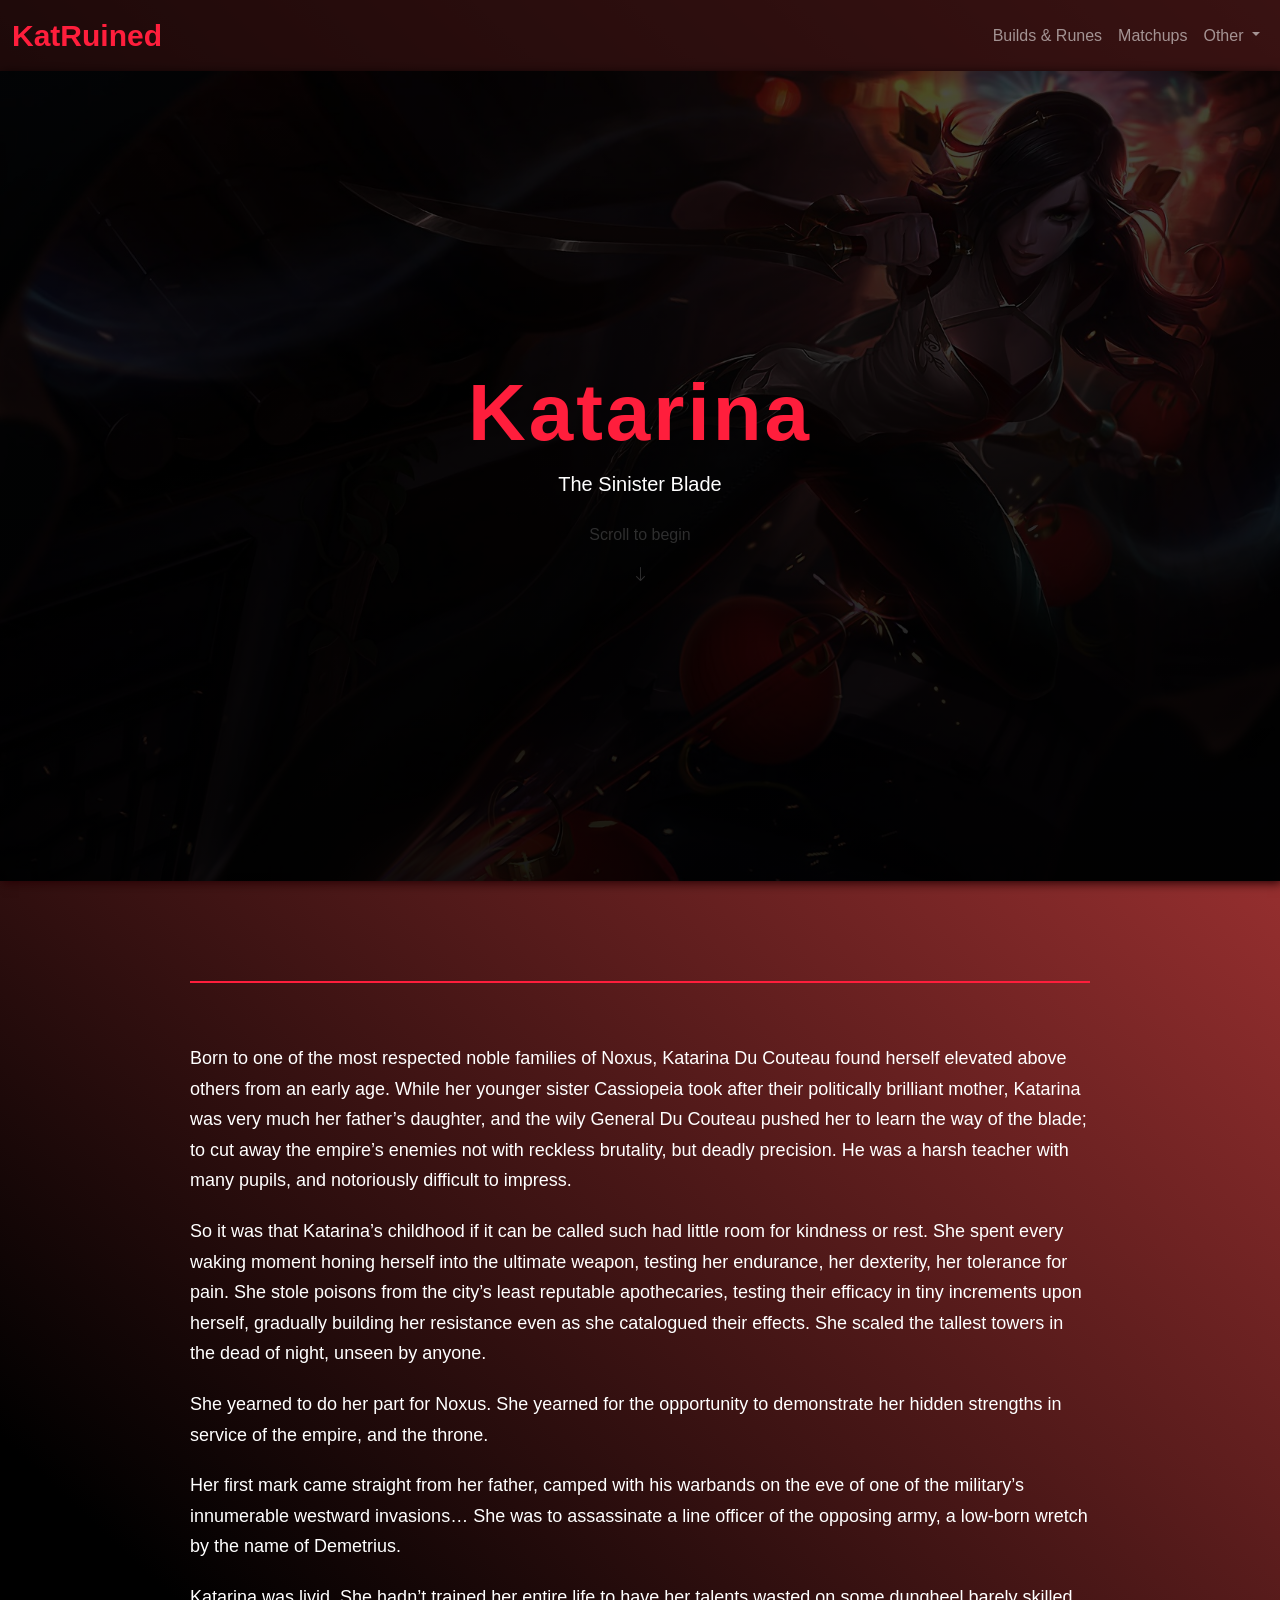
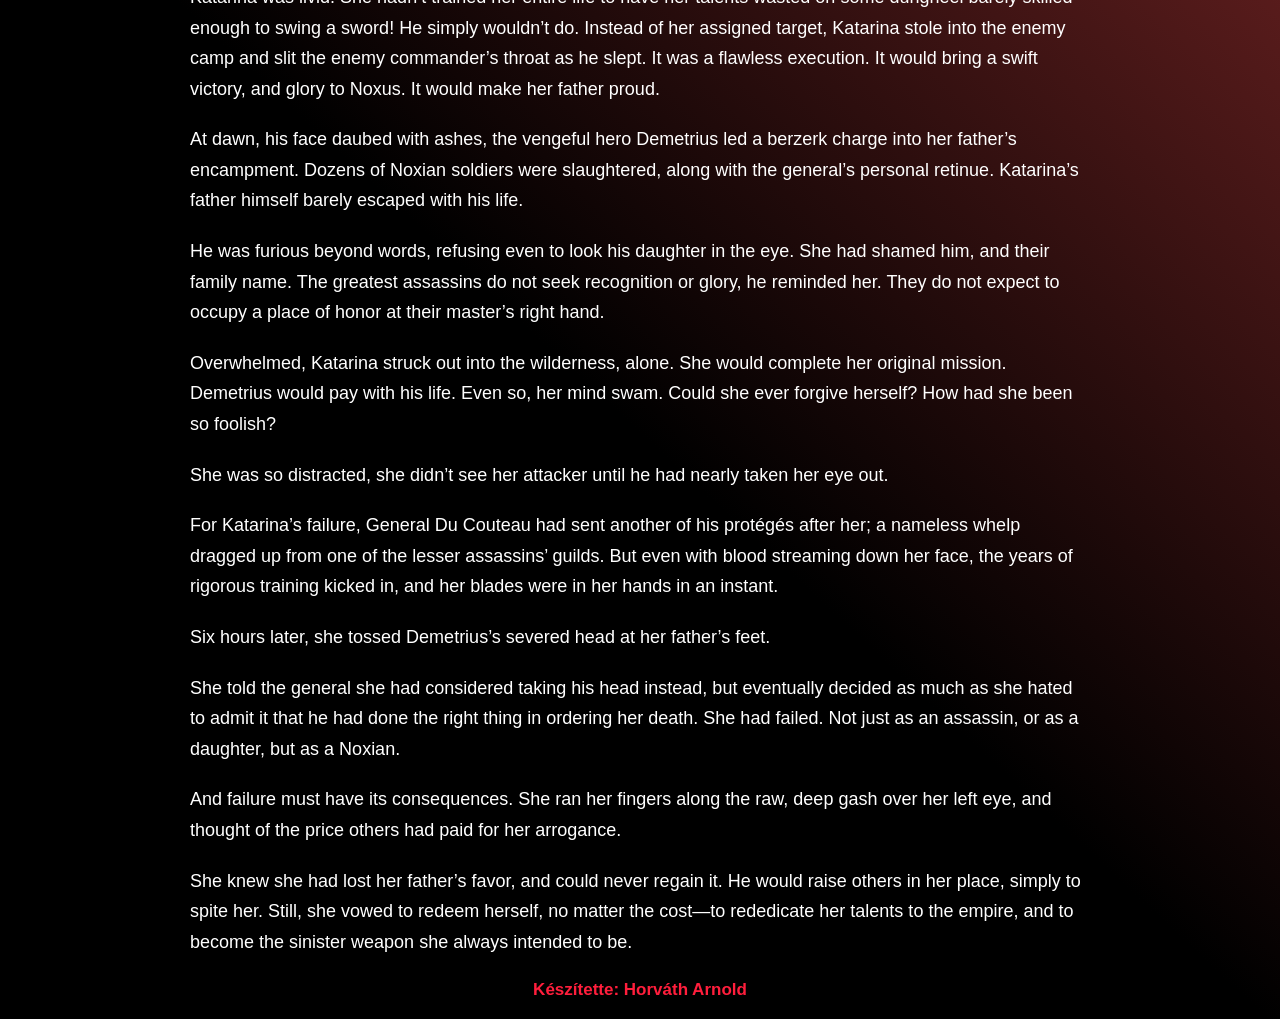
<file: story.html>
<!DOCTYPE html>
<html lang="hu">
<head>
    <meta charset="UTF-8">
    <meta name="viewport" content="width=device-width, initial-scale=1.0">
    <title>KatRuined - Katarina's Story</title>
    <link href="https://cdn.jsdelivr.net/npm/bootstrap@5.3.8/dist/css/bootstrap.min.css" rel="stylesheet" integrity="sha384-sRIl4kxILFvY47J16cr9ZwB07vP4J8+LH7qKQnuqkuIAvNWLzeN8tE5YBujZqJLB" crossorigin="anonymous">
    <script src="https://cdn.jsdelivr.net/npm/bootstrap@5.3.8/dist/js/bootstrap.bundle.min.js" integrity="sha384-FKyoEForCGlyvwx9Hj09JcYn3nv7wiPVlz7YYwJrWVcXK/BmnVDxM+D2scQbITxI" crossorigin="anonymous"></script>
    <link rel="stylesheet" href="css/story.css">
    <link href="https://cdn.jsdelivr.net/npm/bootstrap-icons@1.11.3/font/bootstrap-icons.css" rel="stylesheet">
</head>
<body>

    <nav class="navbar navbar-expand-lg navbar-dark" style="background: rgba(0, 0, 0, 0.747);">
    <div class="container-fluid">
    <a class="navbar-brand" href="index.html" style="color: #ff1e3c; font-weight: bold; font-size: 30px;">KatRuined</a>
    <button class="navbar-toggler" type="button" data-bs-toggle="collapse" data-bs-target="#navbarSupportedContent" aria-controls="navbarSupportedContent" aria-expanded="false" aria-label="Toggle navigation">
      <span class="navbar-toggler-icon"></span>
    </button>
    <div class="collapse navbar-collapse" id="navbarSupportedContent">
      <ul class="navbar-nav ms-auto">
        <li class="nav-item">
          <a class="nav-link" href="builds_and_runes.html">Builds & Runes</a>
        </li>
        <li class="nav-item">
          <a class="nav-link" href="matchups.html">Matchups</a>
        </li>
        <li class="nav-item dropdown">
          <a class="nav-link dropdown-toggle" href="#" role="button" data-bs-toggle="dropdown" aria-expanded="false">
            Other
          </a>
           <ul class="dropdown-menu" style="background-color: rgba(46, 0, 0, 0.329);">
            <li><a class="dropdown-item" href="story.html" style="color: white;">Story</a></li>
            <li><a class="dropdown-item" href="skins.html" style="color: white;">Skins</a></li>
          </ul>
        </li>
        
    </div>
    </div>
    </nav>

     <section class="hero">
        <div class="container">
            <h1 class="display-1 fw-bold">Katarina</h1>
            <p class="lead mb-4">
            The Sinister Blade</p>
            <p class="scroll">Scroll to begin</p>
            <i class="bi bi-arrow-down" style="color: rgba(255, 255, 255, 0.178);"></i>
            </div>
    </section>

        <section class="story">
            <p>Born to one of the most respected noble families of Noxus, Katarina Du Couteau found herself elevated above others from an early age. While her younger sister Cassiopeia took after their politically brilliant mother, Katarina was very much her father’s daughter, and the wily General Du Couteau pushed her to learn the way of the blade; to cut away the empire’s enemies not with reckless brutality, but deadly precision. He was a harsh teacher with many pupils, and notoriously difficult to impress.</p>
            
            <p>So it was that Katarina’s childhood if it can be called such had little room for kindness or rest. She spent every waking moment honing herself into the ultimate weapon, testing her endurance, her dexterity, her tolerance for pain. She stole poisons from the city’s least reputable apothecaries, testing their efficacy in tiny increments upon herself, gradually building her resistance even as she catalogued their effects. She scaled the tallest towers in the dead of night, unseen by anyone.</p>

            <p>She yearned to do her part for Noxus. She yearned for the opportunity to demonstrate her hidden strengths in service of the empire, and the throne.</p>

            <p>Her first mark came straight from her father, camped with his warbands on the eve of one of the military’s innumerable westward invasions… She was to assassinate a line officer of the opposing army, a low-born wretch by the name of Demetrius.</p>

            <p>Katarina was livid. She hadn’t trained her entire life to have her talents wasted on some dungheel barely skilled enough to swing a sword! He simply wouldn’t do. Instead of her assigned target, Katarina stole into the enemy camp and slit the enemy commander’s throat as he slept. It was a flawless execution. It would bring a swift victory, and glory to Noxus. It would make her father proud.</p>

            <p>At dawn, his face daubed with ashes, the vengeful hero Demetrius led a berzerk charge into her father’s encampment. Dozens of Noxian soldiers were slaughtered, along with the general’s personal retinue. Katarina’s father himself barely escaped with his life.</p>

            <p>He was furious beyond words, refusing even to look his daughter in the eye. She had shamed him, and their family name. The greatest assassins do not seek recognition or glory, he reminded her. They do not expect to occupy a place of honor at their master’s right hand.</p>

            <p>Overwhelmed, Katarina struck out into the wilderness, alone. She would complete her original mission. Demetrius would pay with his life. Even so, her mind swam. Could she ever forgive herself? How had she been so foolish?</p>

            <p>She was so distracted, she didn’t see her attacker until he had nearly taken her eye out.</p>

            <p>For Katarina’s failure, General Du Couteau had sent another of his protégés after her; a nameless whelp dragged up from one of the lesser assassins’ guilds. But even with blood streaming down her face, the years of rigorous training kicked in, and her blades were in her hands in an instant.</p>

            <p>Six hours later, she tossed Demetrius’s severed head at her father’s feet.</p>

            <p>She told the general she had considered taking his head instead, but eventually decided as much as she hated to admit it that he had done the right thing in ordering her death. She had failed. Not just as an assassin, or as a daughter, but as a Noxian.</p>

            <p>And failure must have its consequences. She ran her fingers along the raw, deep gash over her left eye, and thought of the price others had paid for her arrogance.</p>

            <p>She knew she had lost her father’s favor, and could never regain it. He would raise others in her place, simply to spite her. Still, she vowed to redeem herself, no matter the cost—to rededicate her talents to the empire, and to become the sinister weapon she always intended to be.</p>
        </section>

      <footer>
        <p>
            Készítette: Horváth Arnold
        </p>
      </footer>

</body>
</html>
</file>
<file: css/index.css>
*{
    padding: 0;
    margin: 0;
    box-sizing: border-box;
    font-family: Arial, Helvetica, sans-serif;
}

::selection{
  background-color: rgba(255, 0, 0, 0.199);
}

::-moz-selection{
  background-color: rgba(255, 0, 0, 0.199);
}

body{
    background: #000;
    background: linear-gradient(223deg, rgba(0, 0, 0, 1) 0%, rgba(224, 70, 70, 1) 0%, rgba(0, 0, 0, 1) 69%);
    color: white;
    overscroll-behavior: unset;
}

footer{
    text-align: center;
    font-weight: bold;
    color: #ff1e3c;
    font-size: 17px;
}

.dropdown-menu .dropdown-item:hover{
    background-color: #ff1e3c;
    color: white;
}
.navbar-dark .navbar-nav .nav-link{
    transition: color 0.3s ease;
}
.navbar-dark .navbar-nav .nav-link:hover{
    color: #ff1e3c;
}

.hero{
    height: 90vh;
    display: flex;
    align-items: center;
    justify-content: center;
    text-align: center;
    background: linear-gradient(
        rgba(0,0,0,0.7),
        rgba(0,0,0,0.9)
    ),url(../img/bg/s64q1q3lsixd1.webp);
    box-shadow: 2px 2px 10px #270004;
    background-size: cover;
    background-position: center;
}

.hero h1{
    font-weight: bold;
    letter-spacing: 3px;
    color: #ff1e3c;
}

.deeplol{
    padding: 12px 30px;
    background: #ff1e3c;
    color: white;
    text-decoration: none;
    border-radius: 30px;
    transition: 0.3s;
    display: inline-block;
    margin-top: 15px;
}

.deeplol:hover{
    background: #ff4d6d;
    transform: scale(1.05);
    box-shadow: 3px 3px 5px #5a1421;
}

.section-title{
    color: #ff1e3c;
    margin-bottom: 40px;
    font-weight: bold;
}
</file>
<file: css/builds_and_runes.css>
*{
    padding: 0;
    margin: 0;
    box-sizing: border-box;
    font-family: Arial, Helvetica, sans-serif;
}

::selection{
  background-color: rgba(255, 0, 0, 0.199);
}

::-moz-selection{
  background-color: rgba(255, 0, 0, 0.199);
}

body{
    background: #000;
    background: linear-gradient(223deg, rgba(0, 0, 0, 1) 0%, rgba(224, 70, 70, 1) 0%, rgba(0, 0, 0, 1) 69%);
    color: white;
    overscroll-behavior: unset;
}

footer{
    text-align: center;
    font-weight: bold;
    color: #ff1e3c;
    font-size: 17px;
}

.dropdown-menu .dropdown-item:hover{
    background-color: #ff1e3c;
    color: white;
}
.navbar-dark .navbar-nav .nav-link{
    transition: color 0.3s ease;
}
.navbar-dark .navbar-nav .nav-link:hover{
    color: #ff1e3c;
}

.container{
    max-width: 1100px;
    width: 100%;
    padding-left: 16px;
    padding-right: 16px;
    background: rgba(0, 0, 0, 0.466);
    border-bottom-right-radius: 20px;
    border-bottom-left-radius: 20px;
    margin-bottom: 30px;
    box-shadow: 3px 3px 8px #000;

}

.section-title{
    font-size: 42px;
    font-weight: 700;
    color: white;
}

.build-wrapper{
    max-width: 900px;
    margin: auto;
}

.build-card{
    background: rgba(255,255,255,0.03);
    backdrop-filter: blur(10px);
    border: 1px solid rgba(255,255,255,0.08);
    border-radius: 18px;
    padding: 25px 30px;
    margin-bottom: 25px;
    cursor: pointer;
    transition: all 0.3s ease;
}

.build-card:hover{
    border-color: #ff1e3c;
    transform: translateY(-4px);
}

.build-header{
    display: flex;
    justify-content: space-between;
    align-items: center;
}

.build-header h3{
    margin: 0;
    font-weight: 600;
}
.build-subtext{
    font-size: 13px;
    opacity: 0.6;
    margin: 2px 0 0 0;
}

.build-header i{
    transition: 0.3s ease;
}

.rotate{
    transform: rotate(180deg);
}

.build-details{
    max-height: 0;
    overflow: hidden;
    transition: all 0.4s ease;
}

.build-details.active{
    max-height: 2000px;
    margin-top: 25px;
}

.build-section{
    margin-bottom: 25px;
}

.build-section h4{
    font-size: 14px;
    letter-spacing: 1px;
    text-transform: uppercase;
    opacity: 0.6;
    margin-bottom: 15px;
}

.icon-row img{
    width: 60px;
    border-radius: 12px;
    transition: 0.2s ease;
}

.icon-row img:hover{
    transform: scale(1.1);
}

.tooltip-inner{
    background-color: #2b0000;
    color: white;
    opacity: 0.85;
    font-size: 13px;
    border-radius: 8px;
}

.tooltip.bs-tooltip-top .tooltip-arrow::before{
    border-top-color: #2b0000;
}

@media (max-width: 576px){

    .section-title{
        font-size: 28px;
    }
    .build-card{
        padding: 18px;
    }
    .icon-row img{
        width: 48px;
    }
    .build-subtext{
        font-size: 12px;
    }
}
</file>
<file: css/matchups.css>
*{
    padding: 0;
    margin: 0;
    box-sizing: border-box;
    font-family: Arial, Helvetica, sans-serif;
}

::selection{
  background-color: rgba(255, 0, 0, 0.199);
}

::-moz-selection{
  background-color: rgba(255, 0, 0, 0.199);
}

body{
    background: #000;
    background: linear-gradient(223deg, rgba(0, 0, 0, 1) 0%, rgba(224, 70, 70, 1) 0%, rgba(0, 0, 0, 1) 69%);
    color: white;
    overscroll-behavior: unset;
}

footer{
    text-align: center;
    font-weight: bold;
    color: #ff1e3c;
    font-size: 17px;
}

.dropdown-menu .dropdown-item:hover{
    background-color: #ff1e3c;
    color: white;
}
.navbar-dark .navbar-nav .nav-link{
    transition: color 0.3s ease;
}
.navbar-dark .navbar-nav .nav-link:hover{
    color: #ff1e3c;
}

.matchups-container {
    max-width: 550px;
    margin: 40px auto;
    background-color: #2b0c0c;
    padding: 25px;
    border-radius: 12px;
    box-shadow: 0 10px 30px rgba(0, 0, 0, 0.5);
}

.tab-buttons{
    display: flex;
    gap: 10px;
    margin-bottom: 25px;
    border-bottom: 1px solid #2e2e4a;
}

.tab-btn{
    flex: 1;
    background: none;
    border: none;
    padding: 12px;
    color: #888;
    font-weight: bold;
    cursor: pointer;
    transition: 0.3s;
    border-bottom: 3px solid transparent;
}

.tab-btn.active{
    color: #ff1e3c;
    border-bottom: 3px solid #ff1e3c;
}

.tab-btn:hover{
    color: white;
}

.tab-content{
    display: none;
}

.tab-content.active{
    display: block;
}

.matchups-row{
    display: flex;
    justify-content: space-between;
    align-items: center;
    background: #351f1f;
    margin-bottom: 8px;
    padding: 12px 18px;
    border-radius: 8px;
    transition: transform 0.2s;
}

.matchups-row:hover{
    background: #462828;
    transform: scale(1.01);
}

.champ-info{
    display: flex;
    align-items: center;
    gap: 15px;
}

.champ-info img{
    width: 42px;
    height: 42px;
    border-radius: 50%;
    border: 3px solid #8d0404;
}

.champ-name{
    font-weight: 600;
    text-transform: capitalize;
}

.stats{
    display: flex;
    align-items: center;
    gap: 20px;
}

.winrate{
    font-weight: bold;
    font-size: 1rem;
}

.matches{
    color: #707090;
    font-size: 0.85rem;
    min-width: 80px;
    text-align: right;
}

/* SZÍNEK */
.wr-green-high { color: #33ff00; }
.wr-green-higher { color: rgb(180, 255, 81)}
.wr-yellow-decent {color: rgb(255, 153, 0);}
.wr-red-worst { color: rgb(253, 33, 33)}
.wr-red-critical { color: #ff4e7e; }
.wr-red-low { color: #ff85a2; }

.section-title{
    font-size: 1.2rem;
    color: white;
    margin-bottom: 5px;
}

.section-desc{
    color: #a0a0c0;
    font-size: 0.9rem;
    margin-bottom: 20px;
}

.strong{
    color: red;
    font-weight: bold;
}

.weak{
    color: rgb(0, 255, 0);
    font-weight: bold;
}
</file>
<file: css/me.css>
*{
    padding: 0;
    margin: 0;
    box-sizing: border-box;
    font-family: Arial, Helvetica, sans-serif;
}

::selection{
  background-color: rgba(255, 0, 0, 0.199);
}

::-moz-selection{
  background-color: rgba(255, 0, 0, 0.199);
}

body{
    background: #000;
    background: linear-gradient(223deg, rgba(0, 0, 0, 1) 0%, rgba(224, 70, 70, 1) 0%, rgba(0, 0, 0, 1) 69%);
    color: white;
    overscroll-behavior: unset;
}

footer{
    text-align: center;
    font-weight: bold;
    color: #ff1e3c;
    font-size: 17px;
}

.dropdown-menu .dropdown-item:hover{
    background-color: #ff1e3c;
    color: white;
}
.navbar-dark .navbar-nav .nav-link{
    transition: color 0.3s ease;
}
.navbar-dark .navbar-nav .nav-link:hover{
    color: #ff1e3c;
}

.container{
    height: 100vh;
    margin-top: 100px;
}

.row{
    justify-content: center;
}

.about-card{
    text-align: center;
    background: rgba(0, 0, 0, 0.575);
    border: 1px solid #ff1e3c;
    border-radius: 20px;
    padding: 40px;
}

.page-title{
    margin-bottom: 20px;
    color: #ff1e3c;
    font-weight: bold;
}

hr{
    border-color: #ff1e3c;
    opacity: 0,5;
}

h4{
    color: #ff1e3c;
}

p{
    margin-top: 20px;
}

.link{
     padding: 12px 30px;
    background: #ff1e3c;
    color: white;
    text-decoration: none;
    border-radius: 30px;
    transition: 0.3s;
    display: inline-block;
    margin-top: 15px;
}

.link:hover{
    background: #ff4d6d;
    transform: scale(1.05);
    box-shadow: 3px 3px 5px #5a1421;
}
</file>
<file: css/skins.css>
*{
    padding: 0;
    margin: 0;
    box-sizing: border-box;
    font-family: Arial, Helvetica, sans-serif;
}

::selection{
  background-color: rgba(255, 0, 0, 0.199);
}

::-moz-selection{
  background-color: rgba(255, 0, 0, 0.199);
}

body{
    background: #000;
    background: linear-gradient(223deg, rgba(0, 0, 0, 1) 0%, rgba(224, 70, 70, 1) 0%, rgba(0, 0, 0, 1) 69%);
    color: white;
    overscroll-behavior: unset;
    min-height: 100vh;
}

footer{
    text-align: center;
    font-weight: bold;
    color: #ff1e3c;
    margin-top: 50px;
    padding-bottom: 20px;
    font-size: 17px;
}

.dropdown-menu .dropdown-item:hover{
    background-color: #ff1e3c;
    color: white;
}
.navbar-dark .navbar-nav .nav-link{
    transition: color 0.3s ease;
}
.navbar-dark .navbar-nav .nav-link:hover{
    color: #ff1e3c;
}


.skins_title{ 
    color: #ff1e3c; 
    margin-bottom: 30px; 
    font-weight: bold; 
}

.galeria-haz{
    display: flex;
    align-items: center;
    justify-content: center;
    gap: 20px;
}

.nagy{
    width: 800px;
    text-align: center;
}

.nagykep{
    height: 450px;
    position: relative;
    border: 2px solid #ff1e3c;
    overflow: hidden;
    background: #000;
}

.nagykep img{
    position: absolute;
    top: 0;
    left: 0;
    width: 100%;
    height: 100%;
    object-fit: cover;
}


#nyil, #nyil2{
    cursor: pointer;
    background: rgba(255, 30, 60, 0.2);
    padding: 10px;
    border-radius: 50%;
    transition: 0.3s;
}

#nyil:hover, #nyil2:hover{ background: #ff1e3c; }

#nyil img, #nyil2 img{ width: 40px; filter: invert(1); }

.kepalairas{
    display: flex;
    justify-content: center;
    font-size: 20px;
    margin-top: 15px;
    color: #ccc;
}

#active_image_name{
    color: #ff1e3c; 
    font-weight: bold; 
}
</file>
<file: css/story.css>
*{
    padding: 0;
    margin: 0;
    box-sizing: border-box;
    font-family: Arial, Helvetica, sans-serif;
}

::selection{
  background-color: rgba(255, 0, 0, 0.199);
}

::-moz-selection{
  background-color: rgba(255, 0, 0, 0.199);
}

body{
    background: #000;
    background: linear-gradient(223deg, rgba(0, 0, 0, 1) 0%, rgba(224, 70, 70, 1) 0%, rgba(0, 0, 0, 1) 69%);
    color: white;
    overscroll-behavior: unset;
}

footer{
    text-align: center;
    font-weight: bold;
    color: #ff1e3c;
    font-size: 17px;
}

.dropdown-menu .dropdown-item:hover{
    background-color: #ff1e3c;
    color: white;
}
.navbar-dark .navbar-nav .nav-link{
    transition: color 0.3s ease;
}
.navbar-dark .navbar-nav .nav-link:hover{
    color: #ff1e3c;
}

.hero{
    height: 90vh;
    display: flex;
    align-items: center;
    justify-content: center;
    text-align: center;
    background: linear-gradient(
        rgba(0,0,0,0.7),
        rgba(0,0,0,0.9)
    ),url(../img/bg/warringkingdomskatarina.webp);
    box-shadow: 2px 2px 10px #270004;
    background-size: cover;
    background-position: center;
    background-repeat: no-repeat;
    margin-bottom: 100px;
}

.hero h1{
    font-weight: bold;
    letter-spacing: 3px;
    color: #ff1e3c;
}

.scroll{
    color: rgba(255, 255, 255, 0.178);
}


.story{
    max-width: 900px;
    margin: auto;
    border-top: 2px solid #ff1e3c;
    padding-top: 40px;
}

.story p{
    margin: 20px 0;
    line-height: 1.7;
    font-size: 18px;
}

@media (max-width: 576px) {

.hero{
    height: 90vh;
    background-position: right;
    padding: 20px;
}

.hero h1{
    font-size: 42px;
    letter-spacing: 1px;
}

.hero .lead{
    font-size: 18px;
}

.scroll{
    font-size: 14px;
}

.story{
    padding: 0 18px;
}

.story p{
    font-size: 16px;
    line-height: 1.6;
}

.navbar-brand{
    font-size: 22px !important;
}

}
</file>
